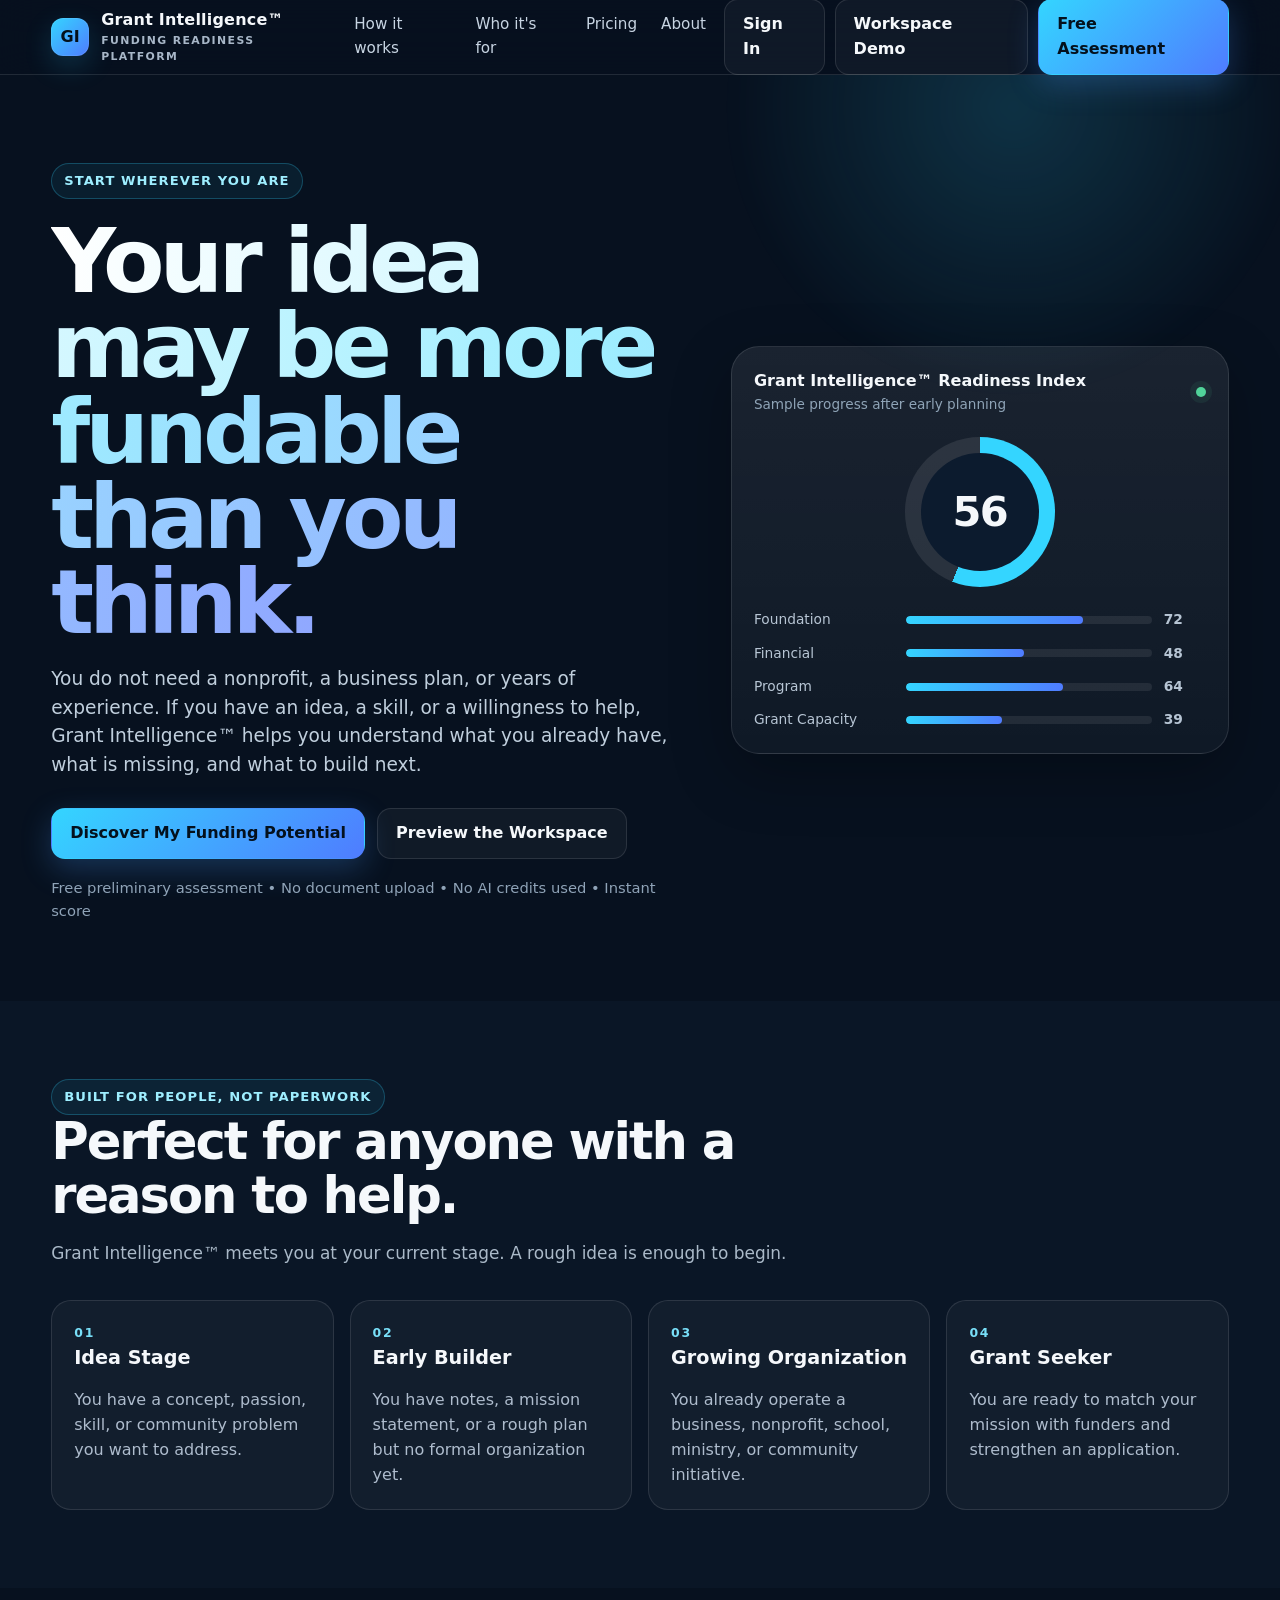
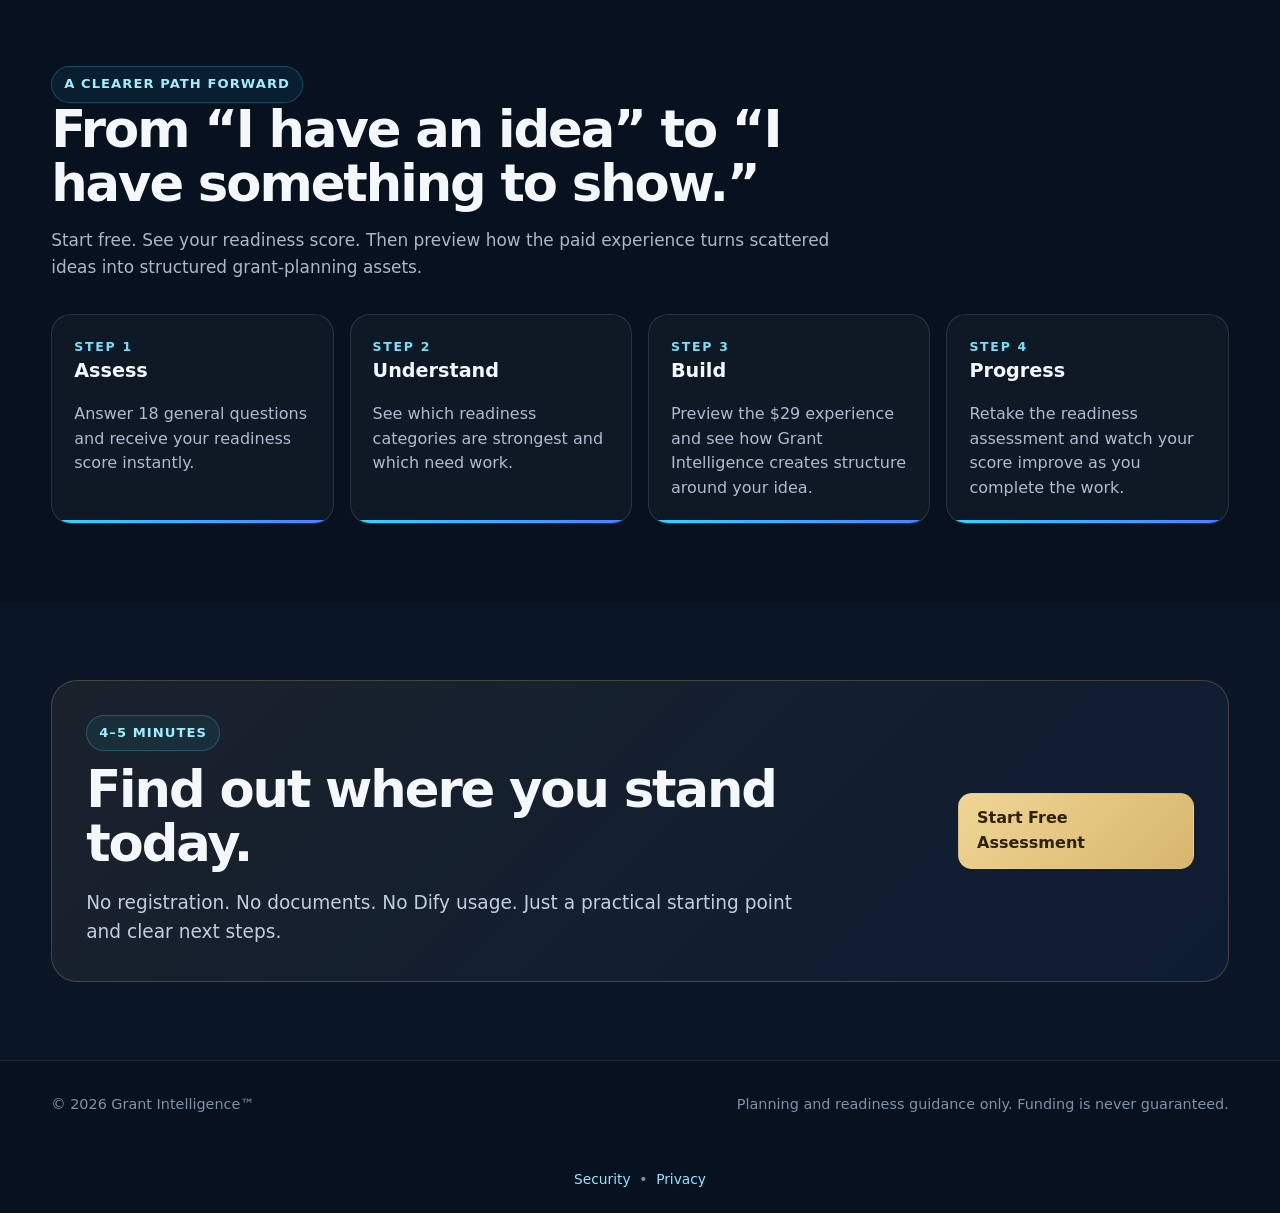
<file: index.html>
<!doctype html>
<html lang="en">
<head>
  <meta charset="utf-8" />
  <meta name="viewport" content="width=device-width,initial-scale=1" />
  <title>Grant Intelligence™ — Turn an Idea Into a Fundable Plan</title>
  <meta name="description" content="Grant Intelligence helps people at any stage assess readiness, discover opportunities, and build a grant strategy." />
<style>
:root{
  --bg:#07111f;
  --bg-2:#0b1728;
  --panel:#0f2035;
  --panel-2:#132942;
  --text:#f5f8fb;
  --muted:#a8b7c8;
  --line:rgba(255,255,255,.11);
  --cyan:#34d5ff;
  --blue:#4f7cff;
  --gold:#d7b66d;
  --green:#51d39a;
  --amber:#ffbf5b;
  --red:#ff7d7d;
  --white:#ffffff;
  --ink:#0a1320;
  --surface:#f5f8fc;
  --shadow:0 20px 60px rgba(0,0,0,.28);
  --radius:22px;
}
*{box-sizing:border-box}
html{scroll-behavior:smooth}
body{margin:0;font-family:Inter,ui-sans-serif,system-ui,-apple-system,BlinkMacSystemFont,"Segoe UI",sans-serif;background:var(--bg);color:var(--text);line-height:1.55}
a{color:inherit;text-decoration:none}
button,input,select{font:inherit}
.container{width:min(1180px,92vw);margin:0 auto}
.nav{position:sticky;top:0;z-index:30;background:rgba(7,17,31,.82);backdrop-filter:blur(18px);border-bottom:1px solid var(--line)}
.nav-inner{height:74px;display:flex;align-items:center;justify-content:space-between;gap:18px}
.brand{display:flex;align-items:center;gap:12px;font-weight:800;letter-spacing:.2px}
.brand-mark{width:38px;height:38px;border-radius:12px;background:linear-gradient(135deg,var(--cyan),var(--blue));box-shadow:0 0 0 1px rgba(255,255,255,.08) inset,0 10px 28px rgba(52,213,255,.18);display:grid;place-items:center;color:#03101a;font-weight:900}
.brand small{display:block;color:var(--muted);font-weight:600;font-size:.68rem;letter-spacing:.13em;text-transform:uppercase}
.nav-links{display:flex;gap:24px;color:#c7d4e2;font-size:.95rem}
.nav-actions{display:flex;gap:10px;align-items:center}
.btn{display:inline-flex;align-items:center;justify-content:center;gap:8px;border:1px solid transparent;border-radius:14px;padding:12px 18px;font-weight:750;cursor:pointer;transition:.2s ease;background:none;color:inherit}
.btn:hover{transform:translateY(-1px)}
.btn-primary{background:linear-gradient(135deg,var(--cyan),var(--blue));color:#04111d;box-shadow:0 10px 30px rgba(70,155,255,.25)}
.btn-secondary{border-color:var(--line);background:rgba(255,255,255,.04);color:var(--text)}
.btn-gold{background:linear-gradient(135deg,#f0d594,var(--gold));color:#2d220c}
.hero{padding:88px 0 64px;position:relative;overflow:hidden}
.hero:before{content:"";position:absolute;inset:-30% auto auto 55%;width:620px;height:620px;background:radial-gradient(circle,rgba(52,213,255,.17),transparent 65%);filter:blur(12px);pointer-events:none}
.hero-grid{display:grid;grid-template-columns:1.12fr .88fr;gap:46px;align-items:center}
.eyebrow{display:inline-flex;align-items:center;gap:8px;border:1px solid rgba(52,213,255,.25);background:rgba(52,213,255,.07);color:#9eeeff;border-radius:999px;padding:7px 12px;font-size:.82rem;font-weight:800;text-transform:uppercase;letter-spacing:.08em}
h1{font-size:clamp(3rem,7vw,5.7rem);line-height:.95;margin:20px 0 20px;letter-spacing:-.055em}
h2{font-size:clamp(2rem,4vw,3.5rem);line-height:1.05;letter-spacing:-.04em;margin:0 0 16px}
h3{margin:0 0 10px;font-size:1.2rem}
.lead{font-size:1.16rem;color:#c0cfdd;max-width:720px}
.hero-actions{display:flex;gap:12px;flex-wrap:wrap;margin-top:28px}
.hero-note{margin-top:18px;color:#8fa3b7;font-size:.92rem}
.gradient-text{background:linear-gradient(90deg,#fff,#9feeff 46%,#90a8ff);-webkit-background-clip:text;background-clip:text;color:transparent}
.preview-card{background:linear-gradient(180deg,rgba(255,255,255,.08),rgba(255,255,255,.035));border:1px solid var(--line);border-radius:28px;padding:22px;box-shadow:var(--shadow)}
.preview-top{display:flex;justify-content:space-between;align-items:center;margin-bottom:18px}
.status-dot{width:10px;height:10px;border-radius:50%;background:var(--green);box-shadow:0 0 0 6px rgba(81,211,154,.08)}
.score-ring{width:150px;height:150px;border-radius:50%;display:grid;place-items:center;margin:22px auto;background:conic-gradient(var(--cyan) 0 56%,rgba(255,255,255,.09) 56% 100%);position:relative}
.score-ring:before{content:"";position:absolute;width:118px;height:118px;border-radius:50%;background:#0c1b2e}
.score-ring strong{position:relative;font-size:2.6rem;letter-spacing:-.04em}
.mini-bars{display:grid;gap:12px}
.mini-bar-row{display:grid;grid-template-columns:140px 1fr 42px;align-items:center;gap:12px;font-size:.86rem;color:#b7c5d4}
.bar{height:8px;background:rgba(255,255,255,.08);border-radius:999px;overflow:hidden}.bar span{display:block;height:100%;background:linear-gradient(90deg,var(--cyan),var(--blue));border-radius:999px}
.section{padding:78px 0}
.section.alt{background:#0a1626}
.section-head{max-width:780px;margin-bottom:34px}.section-head p{color:#aab9c8;font-size:1.06rem}
.pillars{display:grid;grid-template-columns:repeat(4,1fr);gap:16px}
.card{border:1px solid var(--line);background:rgba(255,255,255,.035);border-radius:20px;padding:22px}
.card .num{font-size:.78rem;color:#78dff8;font-weight:900;letter-spacing:.14em;text-transform:uppercase}.card p{color:#aebccd;margin-bottom:0}
.journey{display:grid;grid-template-columns:repeat(4,1fr);gap:16px}.journey .card{position:relative;overflow:hidden}.journey .card:after{content:"";position:absolute;left:0;bottom:0;height:3px;width:100%;background:linear-gradient(90deg,var(--cyan),var(--blue))}
.banner{border:1px solid rgba(215,182,109,.25);background:linear-gradient(135deg,rgba(215,182,109,.08),rgba(79,124,255,.06));border-radius:26px;padding:34px;display:flex;justify-content:space-between;gap:28px;align-items:center}
.footer{border-top:1px solid var(--line);padding:32px 0;color:#7f93a7;font-size:.9rem}
.footer-inner{display:flex;justify-content:space-between;gap:20px;flex-wrap:wrap}

/* Assessment */
.assessment-shell{min-height:100vh;background:linear-gradient(180deg,#07111f,#091828 55%,#0a1725)}
.assessment-wrap{width:min(860px,92vw);margin:0 auto;padding:48px 0 80px}
.progress-shell{margin:20px 0 30px}.progress-meta{display:flex;justify-content:space-between;color:#93a7ba;font-size:.9rem;margin-bottom:10px}.progress{height:10px;background:rgba(255,255,255,.08);border-radius:999px;overflow:hidden}.progress span{display:block;height:100%;background:linear-gradient(90deg,var(--cyan),var(--blue));width:0;transition:.3s}
.question-card{border:1px solid var(--line);background:rgba(255,255,255,.045);border-radius:26px;padding:34px;box-shadow:var(--shadow)}
.question-kicker{color:#7cdff7;text-transform:uppercase;letter-spacing:.12em;font-size:.78rem;font-weight:900}.question-title{font-size:1.8rem;line-height:1.2;margin:12px 0 22px}.choices{display:grid;gap:11px}.choice{display:flex;align-items:center;gap:12px;padding:14px 16px;border:1px solid rgba(255,255,255,.10);border-radius:14px;cursor:pointer;background:rgba(255,255,255,.025);transition:.18s}.choice:hover,.choice.selected{border-color:rgba(52,213,255,.55);background:rgba(52,213,255,.08)}.choice input{accent-color:#34d5ff}
.assessment-actions{display:flex;justify-content:space-between;gap:12px;margin-top:22px}
.results{display:none}.results.active{display:block}.result-hero{text-align:center}.result-score{font-size:5.2rem;line-height:1;font-weight:900;letter-spacing:-.06em;background:linear-gradient(90deg,#fff,#63ddff);-webkit-background-clip:text;background-clip:text;color:transparent}.result-label{color:#9db0c2;font-size:1.05rem}
.category-grid{display:grid;grid-template-columns:repeat(2,1fr);gap:14px;margin:28px 0}.category{border:1px solid var(--line);background:rgba(255,255,255,.035);padding:16px;border-radius:16px}.category-head{display:flex;justify-content:space-between;font-weight:750;margin-bottom:10px}.recommendations{display:grid;gap:10px}.rec{border-left:3px solid var(--cyan);background:rgba(255,255,255,.035);padding:14px 16px;border-radius:0 12px 12px 0;color:#c9d6e2}.history{margin-top:24px;border:1px dashed rgba(255,255,255,.14);padding:18px;border-radius:16px;color:#aebccd}

/* Workspace */
.workspace-body{background:#07111f;color:#edf4fb;min-height:100vh}
.workspace{display:grid;grid-template-columns:248px 1fr;min-height:100vh}
.sidebar{background:#081524;border-right:1px solid var(--line);padding:24px 18px;position:sticky;top:0;height:100vh}.side-brand{margin-bottom:26px}.side-nav{display:grid;gap:7px}.side-nav a{padding:11px 12px;border-radius:12px;color:#aab9c9}.side-nav a.active,.side-nav a:hover{background:rgba(52,213,255,.08);color:#dff9ff}.side-bottom{position:absolute;left:18px;right:18px;bottom:24px;border-top:1px solid var(--line);padding-top:16px;color:#7f92a5;font-size:.86rem}
.workspace-main{padding:28px 34px 60px;min-width:0}.workspace-top{display:flex;justify-content:space-between;align-items:center;gap:18px;margin-bottom:26px}.workspace-top h1{font-size:2rem;margin:0;letter-spacing:-.03em}.workspace-top p{margin:3px 0 0;color:#8ea2b5}.badge{padding:8px 11px;border-radius:999px;background:rgba(81,211,154,.09);color:#8ef0bd;border:1px solid rgba(81,211,154,.18);font-size:.82rem;font-weight:800}
.dashboard-grid{display:grid;grid-template-columns:1.5fr .8fr;gap:20px}.panel{border:1px solid var(--line);background:#0d1d30;border-radius:20px;padding:20px}.panel h3{font-size:1rem;color:#c7d4e2}.metric-row{display:grid;grid-template-columns:repeat(3,1fr);gap:12px;margin-bottom:18px}.metric{background:#10233a;border:1px solid var(--line);border-radius:16px;padding:16px}.metric strong{display:block;font-size:1.75rem}.metric span{color:#8fa4b7;font-size:.84rem}.module-list{display:grid;gap:10px}.module{display:grid;grid-template-columns:42px 1fr auto;align-items:center;gap:13px;background:#10233a;border:1px solid var(--line);padding:14px;border-radius:16px}.module-num{width:38px;height:38px;border-radius:12px;background:#0a1728;display:grid;place-items:center;color:#78dff8;font-weight:900}.module-title strong{display:block}.module-title span{font-size:.83rem;color:#89a0b4}.module-actions{display:flex;gap:8px}.small-btn{border:1px solid var(--line);background:rgba(255,255,255,.035);color:#d8e4ef;border-radius:10px;padding:8px 10px;cursor:pointer}.small-btn.primary{border-color:rgba(52,213,255,.28);background:rgba(52,213,255,.09);color:#9af0ff}
.advisor{background:linear-gradient(160deg,#10243b,#0b1b2d);border:1px solid rgba(52,213,255,.18)}.advisor .avatar{width:42px;height:42px;border-radius:14px;background:linear-gradient(135deg,var(--cyan),var(--blue));display:grid;place-items:center;color:#04101a;font-weight:900;margin-bottom:14px}.advisor p{color:#adc0d1}.opportunities{display:grid;gap:10px}.opp{border:1px solid var(--line);background:#10233a;border-radius:14px;padding:14px;display:grid;grid-template-columns:1fr auto;gap:12px;align-items:center}.opp small{color:#8ea3b7}.score-chip{padding:7px 10px;border-radius:999px;background:rgba(81,211,154,.10);color:#93f0be;font-weight:850}
.report-viewer{margin-top:20px;display:none}.report-viewer.active{display:block}.report-content{white-space:pre-wrap;color:#b8c8d7;font-size:.94rem}.locked{opacity:.5}.demo-strip{border:1px solid rgba(215,182,109,.2);background:rgba(215,182,109,.06);padding:12px 14px;border-radius:12px;color:#e8d3a1;font-size:.88rem;margin-bottom:18px}

@media(max-width:980px){.hero-grid,.dashboard-grid{grid-template-columns:1fr}.pillars,.journey{grid-template-columns:repeat(2,1fr)}.nav-links{display:none}.workspace{grid-template-columns:1fr}.sidebar{display:none}.workspace-main{padding:22px}.metric-row{grid-template-columns:1fr 1fr}}
@media(max-width:640px){h1{font-size:2.8rem}.pillars,.journey,.category-grid,.metric-row{grid-template-columns:1fr}.hero{padding-top:54px}.banner{align-items:flex-start;flex-direction:column}.nav-actions .btn-secondary{display:none}.question-card{padding:24px}.module{grid-template-columns:38px 1fr}.module-actions{grid-column:2}.workspace-main{padding:16px}}

</style>
</head>
<body>
  <header class="nav">
    <div class="container nav-inner">
      <a class="brand" href="index.html"><span class="brand-mark">GI</span><span>Grant Intelligence™<small>Funding readiness platform</small></span></a>
      <nav class="nav-links"><a href="#how">How it works</a><a href="#who">Who it's for</a><a href="pricing.html">Pricing</a><a href="about.html">About</a></nav>
      <div class="nav-actions"><a class="btn btn-secondary" href="auth.html">Sign In</a><a class="btn btn-secondary" href="workspace.html">Workspace Demo</a><a class="btn btn-primary" href="readiness.html">Free Assessment</a></div>
    </div>
  </header>

  <main>
    <section class="hero">
      <div class="container hero-grid">
        <div>
          <span class="eyebrow">Start wherever you are</span>
          <h1><span class="gradient-text">Your idea may be more fundable than you think.</span></h1>
          <p class="lead">You do not need a nonprofit, a business plan, or years of experience. If you have an idea, a skill, or a willingness to help, Grant Intelligence™ helps you understand what you already have, what is missing, and what to build next.</p>
          <div class="hero-actions"><a class="btn btn-primary" href="readiness.html">Discover My Funding Potential</a><a class="btn btn-secondary" href="workspace.html">Preview the Workspace</a></div>
          <p class="hero-note">Free preliminary assessment • No document upload • No AI credits used • Instant score</p>
        </div>
        <div class="preview-card">
          <div class="preview-top"><div><strong>Grant Intelligence™ Readiness Index</strong><div style="color:#8fa4b7;font-size:.85rem">Sample progress after early planning</div></div><span class="status-dot"></span></div>
          <div class="score-ring"><strong>56</strong></div>
          <div class="mini-bars">
            <div class="mini-bar-row"><span>Foundation</span><div class="bar"><span style="width:72%"></span></div><b>72</b></div>
            <div class="mini-bar-row"><span>Financial</span><div class="bar"><span style="width:48%"></span></div><b>48</b></div>
            <div class="mini-bar-row"><span>Program</span><div class="bar"><span style="width:64%"></span></div><b>64</b></div>
            <div class="mini-bar-row"><span>Grant Capacity</span><div class="bar"><span style="width:39%"></span></div><b>39</b></div>
          </div>
        </div>
      </div>
    </section>

    <section class="section alt" id="who">
      <div class="container">
        <div class="section-head"><span class="eyebrow">Built for people, not paperwork</span><h2>Perfect for anyone with a reason to help.</h2><p>Grant Intelligence™ meets you at your current stage. A rough idea is enough to begin.</p></div>
        <div class="pillars">
          <article class="card"><div class="num">01</div><h3>Idea Stage</h3><p>You have a concept, passion, skill, or community problem you want to address.</p></article>
          <article class="card"><div class="num">02</div><h3>Early Builder</h3><p>You have notes, a mission statement, or a rough plan but no formal organization yet.</p></article>
          <article class="card"><div class="num">03</div><h3>Growing Organization</h3><p>You already operate a business, nonprofit, school, ministry, or community initiative.</p></article>
          <article class="card"><div class="num">04</div><h3>Grant Seeker</h3><p>You are ready to match your mission with funders and strengthen an application.</p></article>
        </div>
      </div>
    </section>

    <section class="section" id="how">
      <div class="container">
        <div class="section-head"><span class="eyebrow">A clearer path forward</span><h2>From “I have an idea” to “I have something to show.”</h2><p>Start free. See your readiness score. Then preview how the paid experience turns scattered ideas into structured grant-planning assets.</p></div>
        <div class="journey">
          <article class="card"><div class="num">Step 1</div><h3>Assess</h3><p>Answer 18 general questions and receive your readiness score instantly.</p></article>
          <article class="card"><div class="num">Step 2</div><h3>Understand</h3><p>See which readiness categories are strongest and which need work.</p></article>
          <article class="card"><div class="num">Step 3</div><h3>Build</h3><p>Preview the $29 experience and see how Grant Intelligence creates structure around your idea.</p></article>
          <article class="card"><div class="num">Step 4</div><h3>Progress</h3><p>Retake the readiness assessment and watch your score improve as you complete the work.</p></article>
        </div>
      </div>
    </section>

    <section class="section alt">
      <div class="container">
        <div class="banner"><div><span class="eyebrow">4–5 minutes</span><h2 style="margin-top:12px">Find out where you stand today.</h2><p class="lead" style="margin-bottom:0">No registration. No documents. No Dify usage. Just a practical starting point and clear next steps.</p></div><a class="btn btn-gold" href="readiness.html">Start Free Assessment</a></div>
      </div>
    </section>
  </main>

  <footer class="footer"><div class="container footer-inner"><span>© 2026 Grant Intelligence™</span><span>Planning and readiness guidance only. Funding is never guaranteed.</span></div></footer>
<div style="text-align:center;padding:22px;color:#7f93a6;font-size:.86rem"><a href="security.html" style="color:#8de9ff;text-decoration:none">Security</a> &nbsp;•&nbsp; <a href="privacy.html" style="color:#8de9ff;text-decoration:none">Privacy</a></div></body>
</html>
</file>
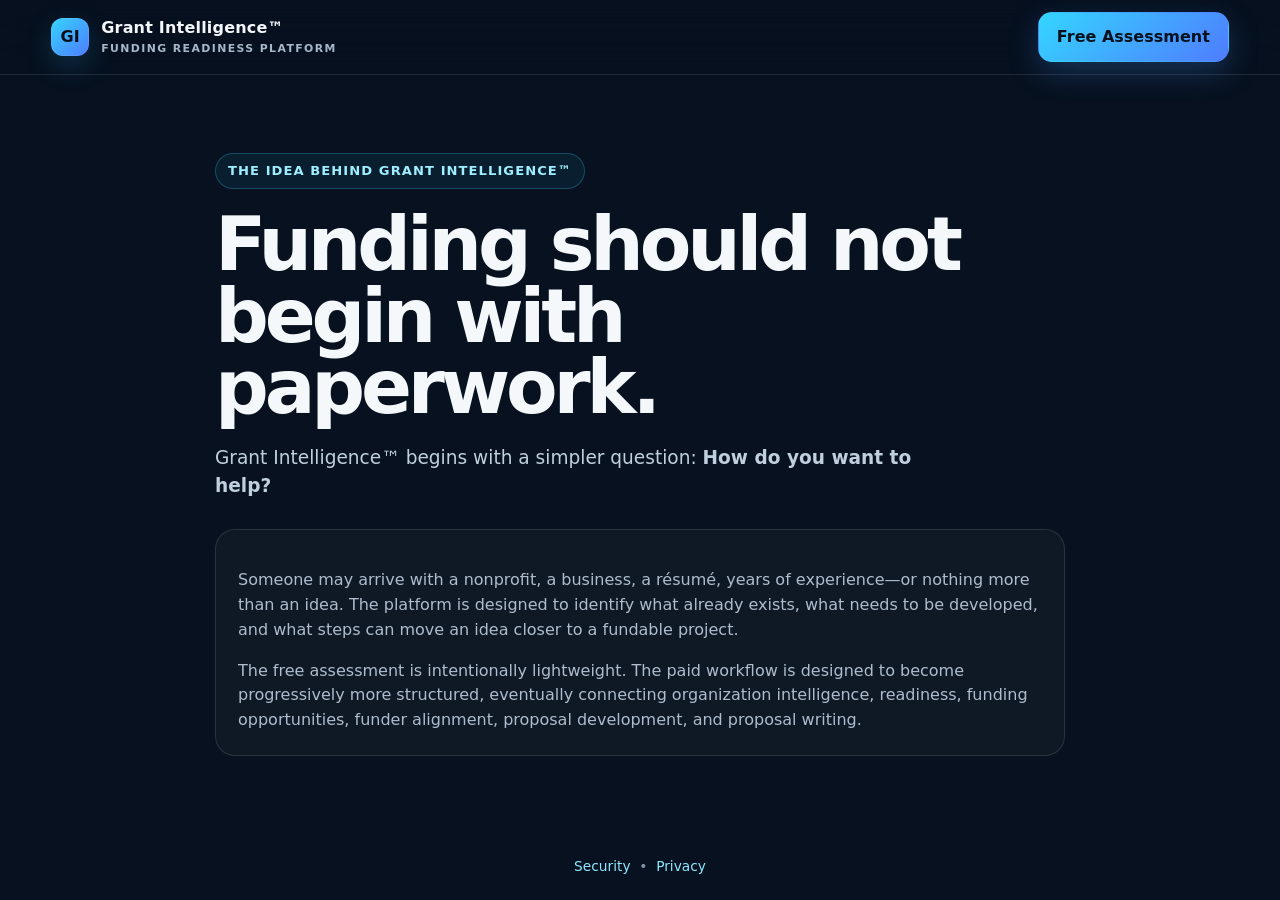
<file: about.html>
<!doctype html><html lang="en"><head><meta charset="utf-8"><meta name="viewport" content="width=device-width,initial-scale=1"><title>About — Grant Intelligence™</title>
<style>
:root{
  --bg:#07111f;
  --bg-2:#0b1728;
  --panel:#0f2035;
  --panel-2:#132942;
  --text:#f5f8fb;
  --muted:#a8b7c8;
  --line:rgba(255,255,255,.11);
  --cyan:#34d5ff;
  --blue:#4f7cff;
  --gold:#d7b66d;
  --green:#51d39a;
  --amber:#ffbf5b;
  --red:#ff7d7d;
  --white:#ffffff;
  --ink:#0a1320;
  --surface:#f5f8fc;
  --shadow:0 20px 60px rgba(0,0,0,.28);
  --radius:22px;
}
*{box-sizing:border-box}
html{scroll-behavior:smooth}
body{margin:0;font-family:Inter,ui-sans-serif,system-ui,-apple-system,BlinkMacSystemFont,"Segoe UI",sans-serif;background:var(--bg);color:var(--text);line-height:1.55}
a{color:inherit;text-decoration:none}
button,input,select{font:inherit}
.container{width:min(1180px,92vw);margin:0 auto}
.nav{position:sticky;top:0;z-index:30;background:rgba(7,17,31,.82);backdrop-filter:blur(18px);border-bottom:1px solid var(--line)}
.nav-inner{height:74px;display:flex;align-items:center;justify-content:space-between;gap:18px}
.brand{display:flex;align-items:center;gap:12px;font-weight:800;letter-spacing:.2px}
.brand-mark{width:38px;height:38px;border-radius:12px;background:linear-gradient(135deg,var(--cyan),var(--blue));box-shadow:0 0 0 1px rgba(255,255,255,.08) inset,0 10px 28px rgba(52,213,255,.18);display:grid;place-items:center;color:#03101a;font-weight:900}
.brand small{display:block;color:var(--muted);font-weight:600;font-size:.68rem;letter-spacing:.13em;text-transform:uppercase}
.nav-links{display:flex;gap:24px;color:#c7d4e2;font-size:.95rem}
.nav-actions{display:flex;gap:10px;align-items:center}
.btn{display:inline-flex;align-items:center;justify-content:center;gap:8px;border:1px solid transparent;border-radius:14px;padding:12px 18px;font-weight:750;cursor:pointer;transition:.2s ease;background:none;color:inherit}
.btn:hover{transform:translateY(-1px)}
.btn-primary{background:linear-gradient(135deg,var(--cyan),var(--blue));color:#04111d;box-shadow:0 10px 30px rgba(70,155,255,.25)}
.btn-secondary{border-color:var(--line);background:rgba(255,255,255,.04);color:var(--text)}
.btn-gold{background:linear-gradient(135deg,#f0d594,var(--gold));color:#2d220c}
.hero{padding:88px 0 64px;position:relative;overflow:hidden}
.hero:before{content:"";position:absolute;inset:-30% auto auto 55%;width:620px;height:620px;background:radial-gradient(circle,rgba(52,213,255,.17),transparent 65%);filter:blur(12px);pointer-events:none}
.hero-grid{display:grid;grid-template-columns:1.12fr .88fr;gap:46px;align-items:center}
.eyebrow{display:inline-flex;align-items:center;gap:8px;border:1px solid rgba(52,213,255,.25);background:rgba(52,213,255,.07);color:#9eeeff;border-radius:999px;padding:7px 12px;font-size:.82rem;font-weight:800;text-transform:uppercase;letter-spacing:.08em}
h1{font-size:clamp(3rem,7vw,5.7rem);line-height:.95;margin:20px 0 20px;letter-spacing:-.055em}
h2{font-size:clamp(2rem,4vw,3.5rem);line-height:1.05;letter-spacing:-.04em;margin:0 0 16px}
h3{margin:0 0 10px;font-size:1.2rem}
.lead{font-size:1.16rem;color:#c0cfdd;max-width:720px}
.hero-actions{display:flex;gap:12px;flex-wrap:wrap;margin-top:28px}
.hero-note{margin-top:18px;color:#8fa3b7;font-size:.92rem}
.gradient-text{background:linear-gradient(90deg,#fff,#9feeff 46%,#90a8ff);-webkit-background-clip:text;background-clip:text;color:transparent}
.preview-card{background:linear-gradient(180deg,rgba(255,255,255,.08),rgba(255,255,255,.035));border:1px solid var(--line);border-radius:28px;padding:22px;box-shadow:var(--shadow)}
.preview-top{display:flex;justify-content:space-between;align-items:center;margin-bottom:18px}
.status-dot{width:10px;height:10px;border-radius:50%;background:var(--green);box-shadow:0 0 0 6px rgba(81,211,154,.08)}
.score-ring{width:150px;height:150px;border-radius:50%;display:grid;place-items:center;margin:22px auto;background:conic-gradient(var(--cyan) 0 56%,rgba(255,255,255,.09) 56% 100%);position:relative}
.score-ring:before{content:"";position:absolute;width:118px;height:118px;border-radius:50%;background:#0c1b2e}
.score-ring strong{position:relative;font-size:2.6rem;letter-spacing:-.04em}
.mini-bars{display:grid;gap:12px}
.mini-bar-row{display:grid;grid-template-columns:140px 1fr 42px;align-items:center;gap:12px;font-size:.86rem;color:#b7c5d4}
.bar{height:8px;background:rgba(255,255,255,.08);border-radius:999px;overflow:hidden}.bar span{display:block;height:100%;background:linear-gradient(90deg,var(--cyan),var(--blue));border-radius:999px}
.section{padding:78px 0}
.section.alt{background:#0a1626}
.section-head{max-width:780px;margin-bottom:34px}.section-head p{color:#aab9c8;font-size:1.06rem}
.pillars{display:grid;grid-template-columns:repeat(4,1fr);gap:16px}
.card{border:1px solid var(--line);background:rgba(255,255,255,.035);border-radius:20px;padding:22px}
.card .num{font-size:.78rem;color:#78dff8;font-weight:900;letter-spacing:.14em;text-transform:uppercase}.card p{color:#aebccd;margin-bottom:0}
.journey{display:grid;grid-template-columns:repeat(4,1fr);gap:16px}.journey .card{position:relative;overflow:hidden}.journey .card:after{content:"";position:absolute;left:0;bottom:0;height:3px;width:100%;background:linear-gradient(90deg,var(--cyan),var(--blue))}
.banner{border:1px solid rgba(215,182,109,.25);background:linear-gradient(135deg,rgba(215,182,109,.08),rgba(79,124,255,.06));border-radius:26px;padding:34px;display:flex;justify-content:space-between;gap:28px;align-items:center}
.footer{border-top:1px solid var(--line);padding:32px 0;color:#7f93a7;font-size:.9rem}
.footer-inner{display:flex;justify-content:space-between;gap:20px;flex-wrap:wrap}

/* Assessment */
.assessment-shell{min-height:100vh;background:linear-gradient(180deg,#07111f,#091828 55%,#0a1725)}
.assessment-wrap{width:min(860px,92vw);margin:0 auto;padding:48px 0 80px}
.progress-shell{margin:20px 0 30px}.progress-meta{display:flex;justify-content:space-between;color:#93a7ba;font-size:.9rem;margin-bottom:10px}.progress{height:10px;background:rgba(255,255,255,.08);border-radius:999px;overflow:hidden}.progress span{display:block;height:100%;background:linear-gradient(90deg,var(--cyan),var(--blue));width:0;transition:.3s}
.question-card{border:1px solid var(--line);background:rgba(255,255,255,.045);border-radius:26px;padding:34px;box-shadow:var(--shadow)}
.question-kicker{color:#7cdff7;text-transform:uppercase;letter-spacing:.12em;font-size:.78rem;font-weight:900}.question-title{font-size:1.8rem;line-height:1.2;margin:12px 0 22px}.choices{display:grid;gap:11px}.choice{display:flex;align-items:center;gap:12px;padding:14px 16px;border:1px solid rgba(255,255,255,.10);border-radius:14px;cursor:pointer;background:rgba(255,255,255,.025);transition:.18s}.choice:hover,.choice.selected{border-color:rgba(52,213,255,.55);background:rgba(52,213,255,.08)}.choice input{accent-color:#34d5ff}
.assessment-actions{display:flex;justify-content:space-between;gap:12px;margin-top:22px}
.results{display:none}.results.active{display:block}.result-hero{text-align:center}.result-score{font-size:5.2rem;line-height:1;font-weight:900;letter-spacing:-.06em;background:linear-gradient(90deg,#fff,#63ddff);-webkit-background-clip:text;background-clip:text;color:transparent}.result-label{color:#9db0c2;font-size:1.05rem}
.category-grid{display:grid;grid-template-columns:repeat(2,1fr);gap:14px;margin:28px 0}.category{border:1px solid var(--line);background:rgba(255,255,255,.035);padding:16px;border-radius:16px}.category-head{display:flex;justify-content:space-between;font-weight:750;margin-bottom:10px}.recommendations{display:grid;gap:10px}.rec{border-left:3px solid var(--cyan);background:rgba(255,255,255,.035);padding:14px 16px;border-radius:0 12px 12px 0;color:#c9d6e2}.history{margin-top:24px;border:1px dashed rgba(255,255,255,.14);padding:18px;border-radius:16px;color:#aebccd}

/* Workspace */
.workspace-body{background:#07111f;color:#edf4fb;min-height:100vh}
.workspace{display:grid;grid-template-columns:248px 1fr;min-height:100vh}
.sidebar{background:#081524;border-right:1px solid var(--line);padding:24px 18px;position:sticky;top:0;height:100vh}.side-brand{margin-bottom:26px}.side-nav{display:grid;gap:7px}.side-nav a{padding:11px 12px;border-radius:12px;color:#aab9c9}.side-nav a.active,.side-nav a:hover{background:rgba(52,213,255,.08);color:#dff9ff}.side-bottom{position:absolute;left:18px;right:18px;bottom:24px;border-top:1px solid var(--line);padding-top:16px;color:#7f92a5;font-size:.86rem}
.workspace-main{padding:28px 34px 60px;min-width:0}.workspace-top{display:flex;justify-content:space-between;align-items:center;gap:18px;margin-bottom:26px}.workspace-top h1{font-size:2rem;margin:0;letter-spacing:-.03em}.workspace-top p{margin:3px 0 0;color:#8ea2b5}.badge{padding:8px 11px;border-radius:999px;background:rgba(81,211,154,.09);color:#8ef0bd;border:1px solid rgba(81,211,154,.18);font-size:.82rem;font-weight:800}
.dashboard-grid{display:grid;grid-template-columns:1.5fr .8fr;gap:20px}.panel{border:1px solid var(--line);background:#0d1d30;border-radius:20px;padding:20px}.panel h3{font-size:1rem;color:#c7d4e2}.metric-row{display:grid;grid-template-columns:repeat(3,1fr);gap:12px;margin-bottom:18px}.metric{background:#10233a;border:1px solid var(--line);border-radius:16px;padding:16px}.metric strong{display:block;font-size:1.75rem}.metric span{color:#8fa4b7;font-size:.84rem}.module-list{display:grid;gap:10px}.module{display:grid;grid-template-columns:42px 1fr auto;align-items:center;gap:13px;background:#10233a;border:1px solid var(--line);padding:14px;border-radius:16px}.module-num{width:38px;height:38px;border-radius:12px;background:#0a1728;display:grid;place-items:center;color:#78dff8;font-weight:900}.module-title strong{display:block}.module-title span{font-size:.83rem;color:#89a0b4}.module-actions{display:flex;gap:8px}.small-btn{border:1px solid var(--line);background:rgba(255,255,255,.035);color:#d8e4ef;border-radius:10px;padding:8px 10px;cursor:pointer}.small-btn.primary{border-color:rgba(52,213,255,.28);background:rgba(52,213,255,.09);color:#9af0ff}
.advisor{background:linear-gradient(160deg,#10243b,#0b1b2d);border:1px solid rgba(52,213,255,.18)}.advisor .avatar{width:42px;height:42px;border-radius:14px;background:linear-gradient(135deg,var(--cyan),var(--blue));display:grid;place-items:center;color:#04101a;font-weight:900;margin-bottom:14px}.advisor p{color:#adc0d1}.opportunities{display:grid;gap:10px}.opp{border:1px solid var(--line);background:#10233a;border-radius:14px;padding:14px;display:grid;grid-template-columns:1fr auto;gap:12px;align-items:center}.opp small{color:#8ea3b7}.score-chip{padding:7px 10px;border-radius:999px;background:rgba(81,211,154,.10);color:#93f0be;font-weight:850}
.report-viewer{margin-top:20px;display:none}.report-viewer.active{display:block}.report-content{white-space:pre-wrap;color:#b8c8d7;font-size:.94rem}.locked{opacity:.5}.demo-strip{border:1px solid rgba(215,182,109,.2);background:rgba(215,182,109,.06);padding:12px 14px;border-radius:12px;color:#e8d3a1;font-size:.88rem;margin-bottom:18px}

@media(max-width:980px){.hero-grid,.dashboard-grid{grid-template-columns:1fr}.pillars,.journey{grid-template-columns:repeat(2,1fr)}.nav-links{display:none}.workspace{grid-template-columns:1fr}.sidebar{display:none}.workspace-main{padding:22px}.metric-row{grid-template-columns:1fr 1fr}}
@media(max-width:640px){h1{font-size:2.8rem}.pillars,.journey,.category-grid,.metric-row{grid-template-columns:1fr}.hero{padding-top:54px}.banner{align-items:flex-start;flex-direction:column}.nav-actions .btn-secondary{display:none}.question-card{padding:24px}.module{grid-template-columns:38px 1fr}.module-actions{grid-column:2}.workspace-main{padding:16px}}

</style></head><body><header class="nav"><div class="container nav-inner"><a class="brand" href="index.html"><span class="brand-mark">GI</span><span>Grant Intelligence™<small>Funding readiness platform</small></span></a><div class="nav-actions"><a class="btn btn-primary" href="readiness.html">Free Assessment</a></div></div></header><main class="section"><div class="container" style="max-width:850px"><span class="eyebrow">The idea behind Grant Intelligence™</span><h1 style="font-size:clamp(2.8rem,6vw,4.7rem)">Funding should not begin with paperwork.</h1><p class="lead">Grant Intelligence™ begins with a simpler question: <strong>How do you want to help?</strong></p><div class="card" style="margin-top:28px"><p>Someone may arrive with a nonprofit, a business, a résumé, years of experience—or nothing more than an idea. The platform is designed to identify what already exists, what needs to be developed, and what steps can move an idea closer to a fundable project.</p><p>The free assessment is intentionally lightweight. The paid workflow is designed to become progressively more structured, eventually connecting organization intelligence, readiness, funding opportunities, funder alignment, proposal development, and proposal writing.</p></div></div></main><div style="text-align:center;padding:22px;color:#7f93a6;font-size:.86rem"><a href="security.html" style="color:#8de9ff;text-decoration:none">Security</a> &nbsp;•&nbsp; <a href="privacy.html" style="color:#8de9ff;text-decoration:none">Privacy</a></div></body></html>
</file>
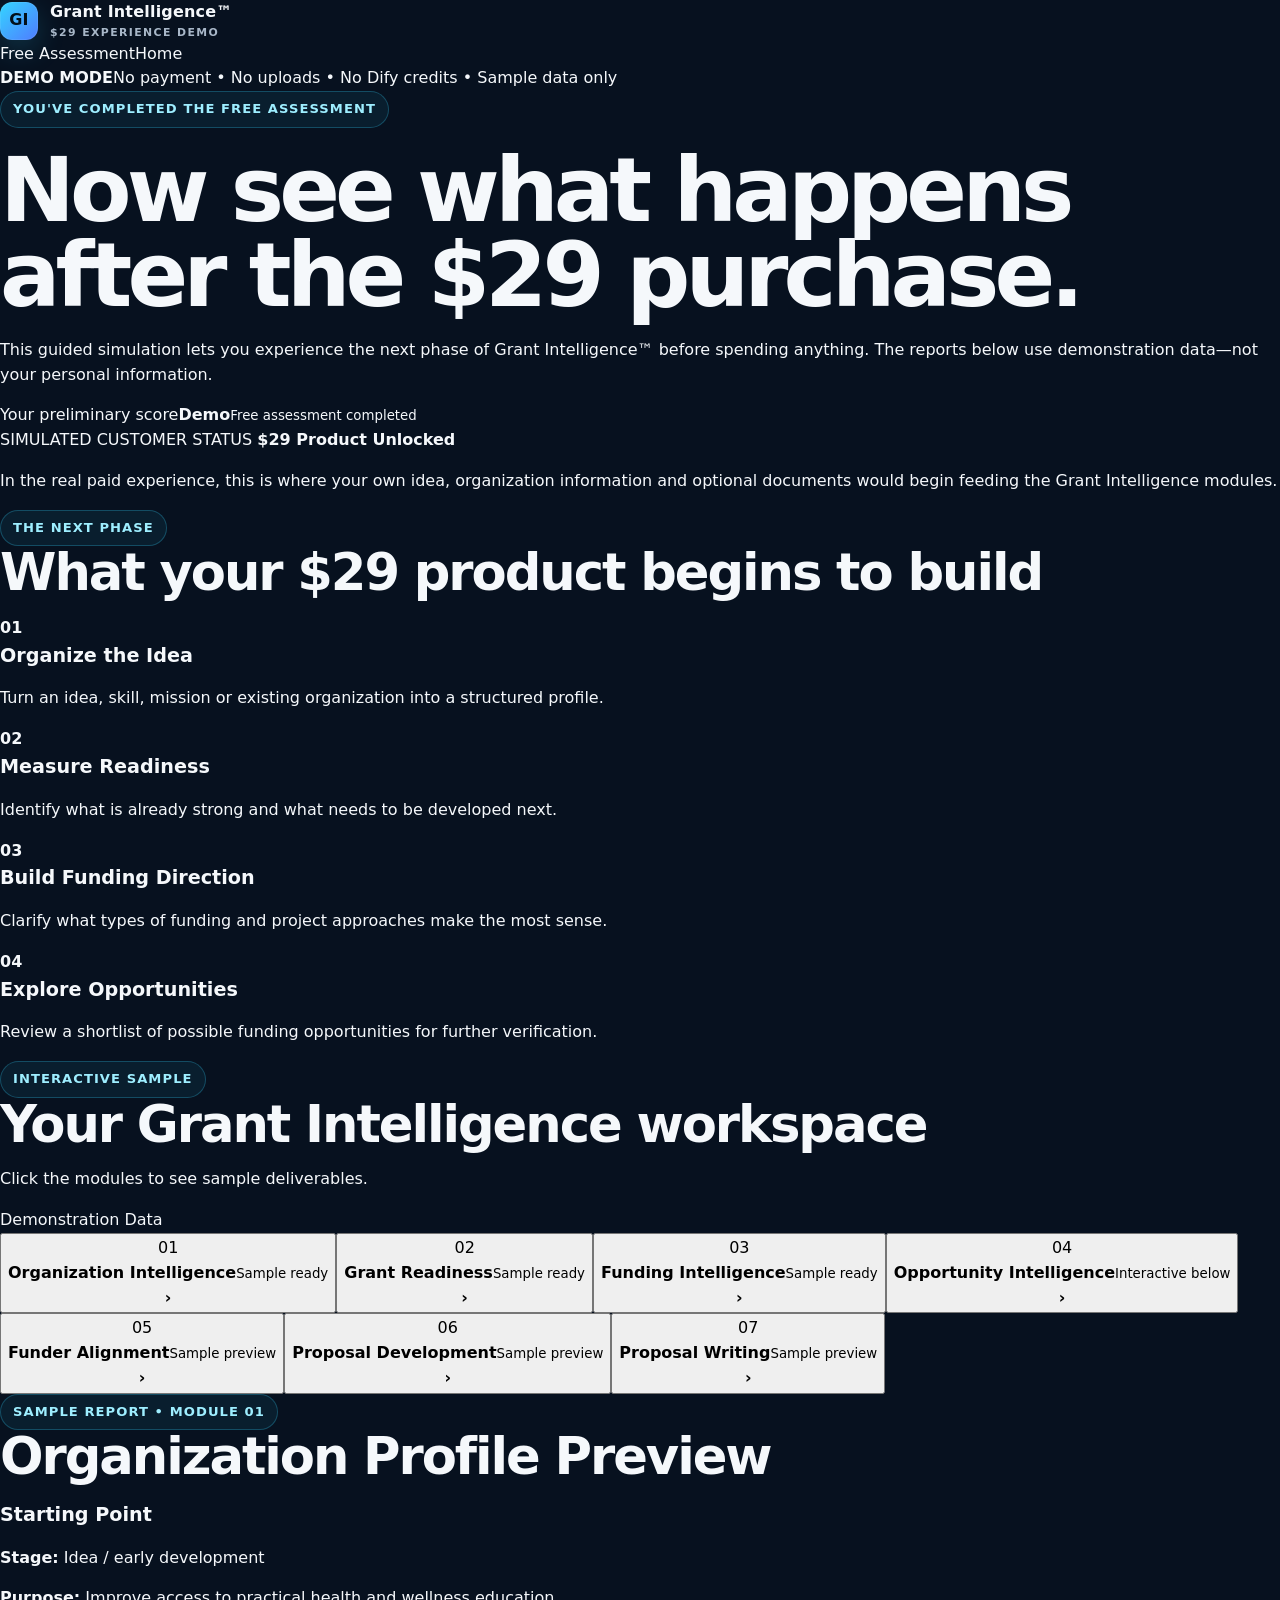
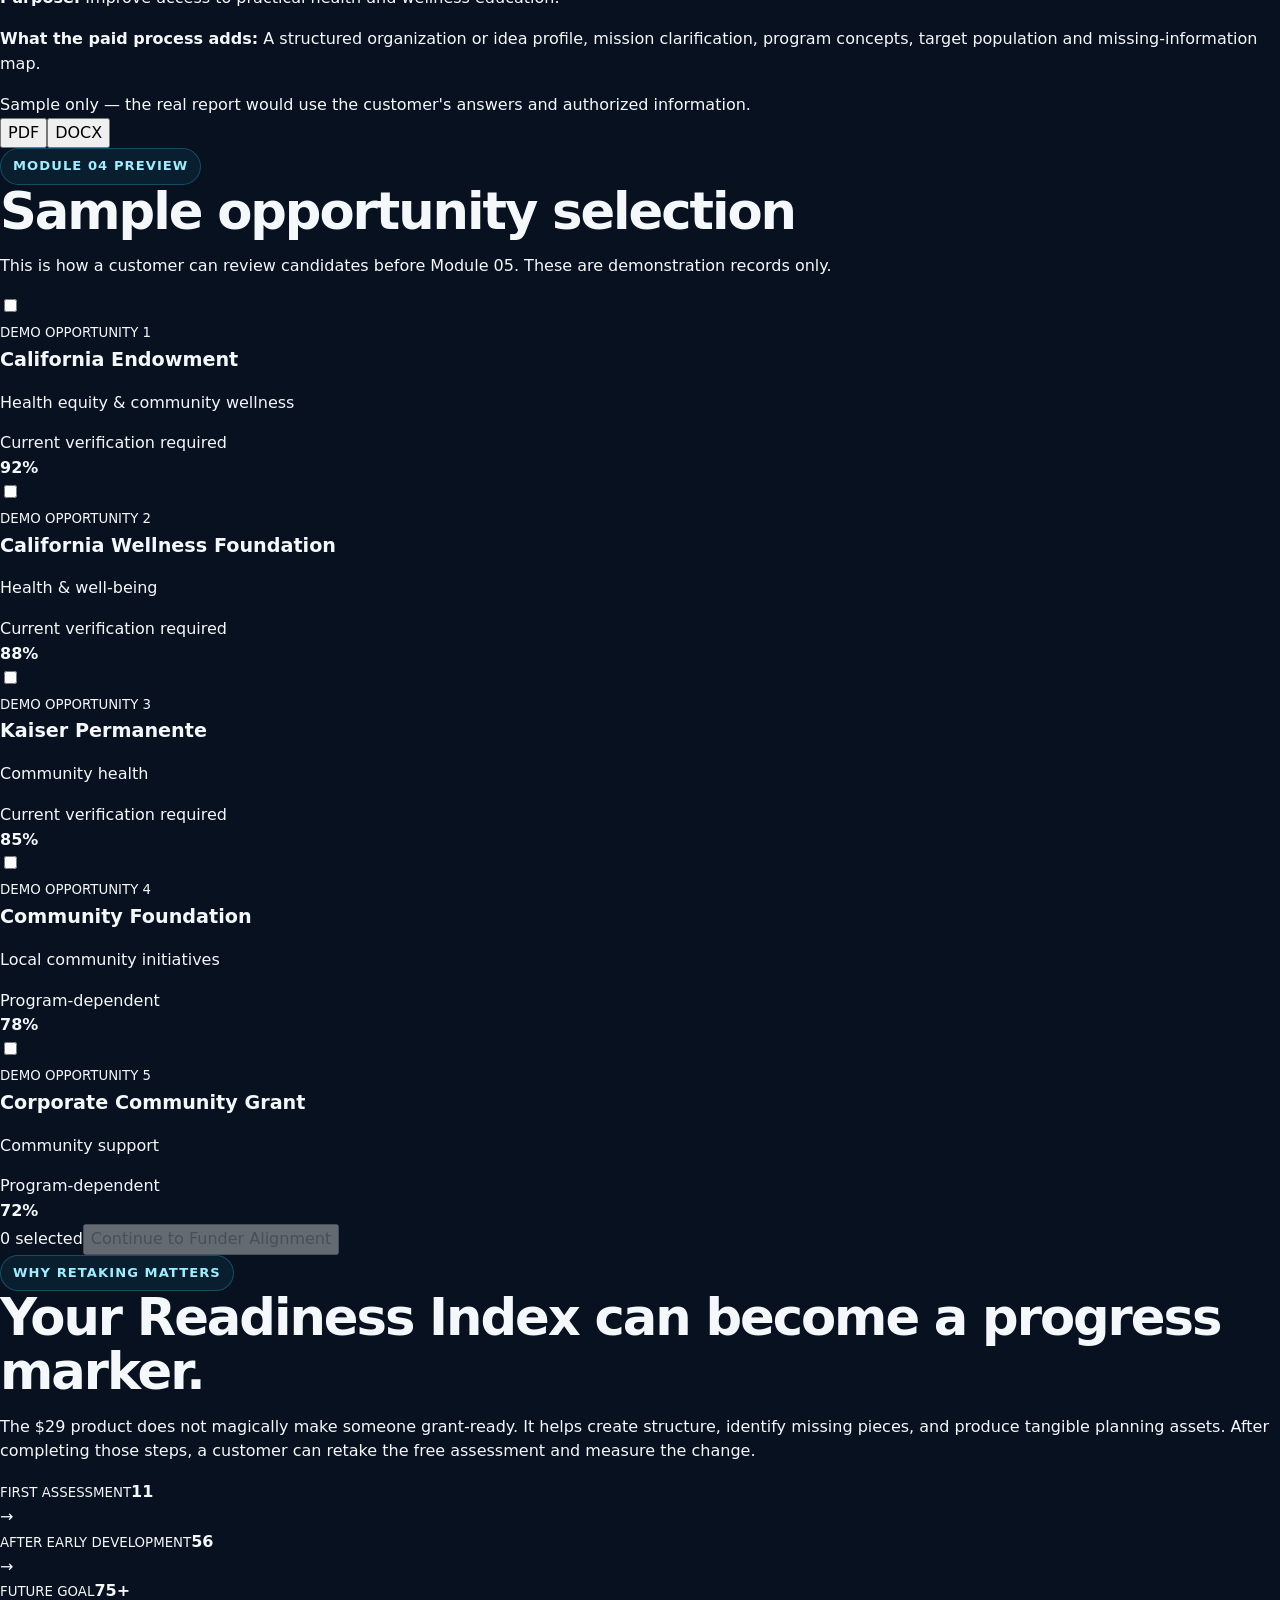
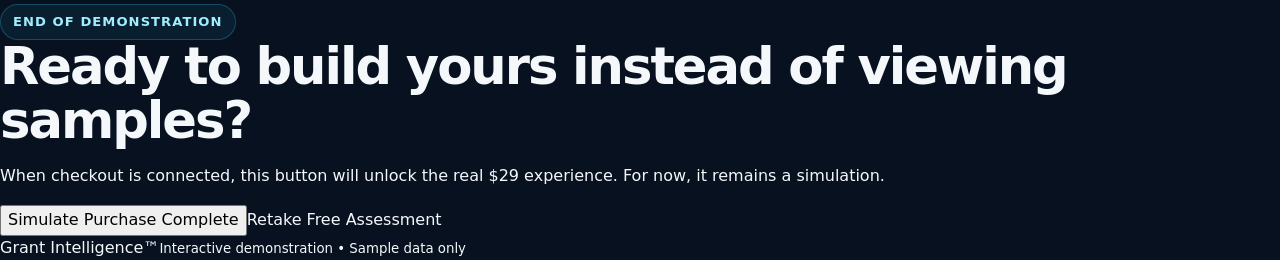
<file: demo.html>
<!doctype html>
<html lang="en">
<head>
  <meta charset="utf-8" />
  <meta name="viewport" content="width=device-width, initial-scale=1" />
  <title>$29 Experience Demo | Grant Intelligence™</title>
  <meta name="description" content="Interactive demonstration of the Grant Intelligence $29 next phase. Uses sample data only and does not call Dify." />
  <link rel="stylesheet" href="styles.css" />
</head>
<body class="demo-body">
<header class="site-header assessment-header">
  <a class="brand" href="index.html"><span class="brand-mark">GI</span><span><strong>Grant Intelligence™</strong><small>$29 Experience Demo</small></span></a>
  <nav class="landing-nav"><a href="readiness.html">Free Assessment</a><a href="index.html">Home</a></nav>
</header>

<div class="demo-mode-banner"><strong>DEMO MODE</strong><span>No payment • No uploads • No Dify credits • Sample data only</span></div>

<main class="demo-main">
  <section class="demo-welcome">
    <div>
      <div class="eyebrow">YOU'VE COMPLETED THE FREE ASSESSMENT</div>
      <h1>Now see what happens after the $29 purchase.</h1>
      <p>This guided simulation lets you experience the next phase of Grant Intelligence™ before spending anything. The reports below use demonstration data—not your personal information.</p>
      <div class="demo-score-row"><span>Your preliminary score</span><strong id="demoScore">—</strong><small id="demoLevel">Free assessment completed</small></div>
    </div>
    <div class="demo-step-card">
      <span>SIMULATED CUSTOMER STATUS</span>
      <strong>$29 Product Unlocked</strong>
      <p>In the real paid experience, this is where your own idea, organization information and optional documents would begin feeding the Grant Intelligence modules.</p>
    </div>
  </section>

  <section class="demo-explainer">
    <div class="section-bar"><div><span class="eyebrow">THE NEXT PHASE</span><h2>What your $29 product begins to build</h2></div></div>
    <div class="demo-phase-grid">
      <article><b>01</b><h3>Organize the Idea</h3><p>Turn an idea, skill, mission or existing organization into a structured profile.</p></article>
      <article><b>02</b><h3>Measure Readiness</h3><p>Identify what is already strong and what needs to be developed next.</p></article>
      <article><b>03</b><h3>Build Funding Direction</h3><p>Clarify what types of funding and project approaches make the most sense.</p></article>
      <article><b>04</b><h3>Explore Opportunities</h3><p>Review a shortlist of possible funding opportunities for further verification.</p></article>
    </div>
  </section>

  <section class="demo-dashboard">
    <div class="section-bar"><div><span class="eyebrow">INTERACTIVE SAMPLE</span><h2>Your Grant Intelligence workspace</h2><p>Click the modules to see sample deliverables.</p></div><span class="demo-pill">Demonstration Data</span></div>
    <div class="demo-workspace-grid">
      <div id="demoModules" class="demo-module-list"></div>
      <aside class="demo-viewer" id="demoViewer">
        <span class="eyebrow">SAMPLE REPORT</span>
        <h2>Choose a module</h2>
        <p>Select any module on the left to preview what the next phase can produce.</p>
      </aside>
    </div>
  </section>

  <section class="demo-opportunities">
    <div class="section-bar"><div><span class="eyebrow">MODULE 04 PREVIEW</span><h2>Sample opportunity selection</h2><p>This is how a customer can review candidates before Module 05. These are demonstration records only.</p></div></div>
    <div class="demo-opportunity-grid" id="demoOpportunities"></div>
    <div class="demo-selection-footer"><span id="demoSelectedCount">0 selected</span><button class="button button-primary" id="demoContinue" disabled>Continue to Funder Alignment</button></div>
  </section>

  <section class="demo-before-after">
    <div>
      <span class="eyebrow">WHY RETAKING MATTERS</span>
      <h2>Your Readiness Index can become a progress marker.</h2>
      <p>The $29 product does not magically make someone grant-ready. It helps create structure, identify missing pieces, and produce tangible planning assets. After completing those steps, a customer can retake the free assessment and measure the change.</p>
    </div>
    <div class="score-journey">
      <div><small>FIRST ASSESSMENT</small><strong id="journeyStart">11</strong></div>
      <span>→</span>
      <div class="highlight"><small>AFTER EARLY DEVELOPMENT</small><strong>56</strong></div>
      <span>→</span>
      <div><small>FUTURE GOAL</small><strong>75+</strong></div>
    </div>
  </section>

  <section class="demo-final-cta">
    <div><span class="eyebrow">END OF DEMONSTRATION</span><h2>Ready to build yours instead of viewing samples?</h2><p>When checkout is connected, this button will unlock the real $29 experience. For now, it remains a simulation.</p></div>
    <div class="demo-final-actions"><button class="button button-primary" id="fakeCheckout">Simulate Purchase Complete</button><a class="button button-secondary" href="readiness.html">Retake Free Assessment</a></div>
  </section>
</main>
<footer class="site-footer"><span>Grant Intelligence™</span><small>Interactive demonstration • Sample data only</small></footer>
<script src="demo.js"></script>
</body>
</html>
</file>
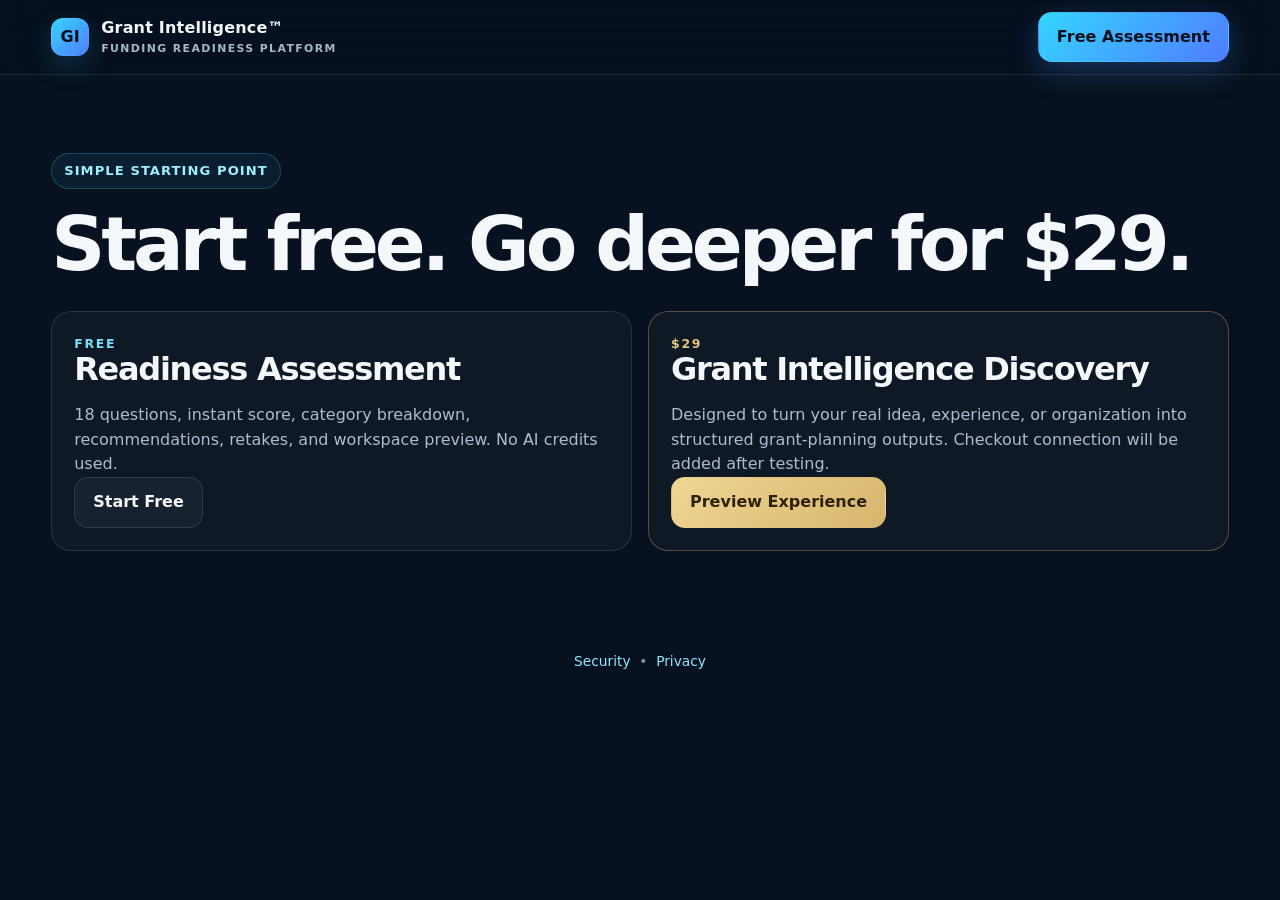
<file: pricing.html>
<!doctype html><html lang="en"><head><meta charset="utf-8"><meta name="viewport" content="width=device-width,initial-scale=1"><title>Pricing — Grant Intelligence™</title>
<style>
:root{
  --bg:#07111f;
  --bg-2:#0b1728;
  --panel:#0f2035;
  --panel-2:#132942;
  --text:#f5f8fb;
  --muted:#a8b7c8;
  --line:rgba(255,255,255,.11);
  --cyan:#34d5ff;
  --blue:#4f7cff;
  --gold:#d7b66d;
  --green:#51d39a;
  --amber:#ffbf5b;
  --red:#ff7d7d;
  --white:#ffffff;
  --ink:#0a1320;
  --surface:#f5f8fc;
  --shadow:0 20px 60px rgba(0,0,0,.28);
  --radius:22px;
}
*{box-sizing:border-box}
html{scroll-behavior:smooth}
body{margin:0;font-family:Inter,ui-sans-serif,system-ui,-apple-system,BlinkMacSystemFont,"Segoe UI",sans-serif;background:var(--bg);color:var(--text);line-height:1.55}
a{color:inherit;text-decoration:none}
button,input,select{font:inherit}
.container{width:min(1180px,92vw);margin:0 auto}
.nav{position:sticky;top:0;z-index:30;background:rgba(7,17,31,.82);backdrop-filter:blur(18px);border-bottom:1px solid var(--line)}
.nav-inner{height:74px;display:flex;align-items:center;justify-content:space-between;gap:18px}
.brand{display:flex;align-items:center;gap:12px;font-weight:800;letter-spacing:.2px}
.brand-mark{width:38px;height:38px;border-radius:12px;background:linear-gradient(135deg,var(--cyan),var(--blue));box-shadow:0 0 0 1px rgba(255,255,255,.08) inset,0 10px 28px rgba(52,213,255,.18);display:grid;place-items:center;color:#03101a;font-weight:900}
.brand small{display:block;color:var(--muted);font-weight:600;font-size:.68rem;letter-spacing:.13em;text-transform:uppercase}
.nav-links{display:flex;gap:24px;color:#c7d4e2;font-size:.95rem}
.nav-actions{display:flex;gap:10px;align-items:center}
.btn{display:inline-flex;align-items:center;justify-content:center;gap:8px;border:1px solid transparent;border-radius:14px;padding:12px 18px;font-weight:750;cursor:pointer;transition:.2s ease;background:none;color:inherit}
.btn:hover{transform:translateY(-1px)}
.btn-primary{background:linear-gradient(135deg,var(--cyan),var(--blue));color:#04111d;box-shadow:0 10px 30px rgba(70,155,255,.25)}
.btn-secondary{border-color:var(--line);background:rgba(255,255,255,.04);color:var(--text)}
.btn-gold{background:linear-gradient(135deg,#f0d594,var(--gold));color:#2d220c}
.hero{padding:88px 0 64px;position:relative;overflow:hidden}
.hero:before{content:"";position:absolute;inset:-30% auto auto 55%;width:620px;height:620px;background:radial-gradient(circle,rgba(52,213,255,.17),transparent 65%);filter:blur(12px);pointer-events:none}
.hero-grid{display:grid;grid-template-columns:1.12fr .88fr;gap:46px;align-items:center}
.eyebrow{display:inline-flex;align-items:center;gap:8px;border:1px solid rgba(52,213,255,.25);background:rgba(52,213,255,.07);color:#9eeeff;border-radius:999px;padding:7px 12px;font-size:.82rem;font-weight:800;text-transform:uppercase;letter-spacing:.08em}
h1{font-size:clamp(3rem,7vw,5.7rem);line-height:.95;margin:20px 0 20px;letter-spacing:-.055em}
h2{font-size:clamp(2rem,4vw,3.5rem);line-height:1.05;letter-spacing:-.04em;margin:0 0 16px}
h3{margin:0 0 10px;font-size:1.2rem}
.lead{font-size:1.16rem;color:#c0cfdd;max-width:720px}
.hero-actions{display:flex;gap:12px;flex-wrap:wrap;margin-top:28px}
.hero-note{margin-top:18px;color:#8fa3b7;font-size:.92rem}
.gradient-text{background:linear-gradient(90deg,#fff,#9feeff 46%,#90a8ff);-webkit-background-clip:text;background-clip:text;color:transparent}
.preview-card{background:linear-gradient(180deg,rgba(255,255,255,.08),rgba(255,255,255,.035));border:1px solid var(--line);border-radius:28px;padding:22px;box-shadow:var(--shadow)}
.preview-top{display:flex;justify-content:space-between;align-items:center;margin-bottom:18px}
.status-dot{width:10px;height:10px;border-radius:50%;background:var(--green);box-shadow:0 0 0 6px rgba(81,211,154,.08)}
.score-ring{width:150px;height:150px;border-radius:50%;display:grid;place-items:center;margin:22px auto;background:conic-gradient(var(--cyan) 0 56%,rgba(255,255,255,.09) 56% 100%);position:relative}
.score-ring:before{content:"";position:absolute;width:118px;height:118px;border-radius:50%;background:#0c1b2e}
.score-ring strong{position:relative;font-size:2.6rem;letter-spacing:-.04em}
.mini-bars{display:grid;gap:12px}
.mini-bar-row{display:grid;grid-template-columns:140px 1fr 42px;align-items:center;gap:12px;font-size:.86rem;color:#b7c5d4}
.bar{height:8px;background:rgba(255,255,255,.08);border-radius:999px;overflow:hidden}.bar span{display:block;height:100%;background:linear-gradient(90deg,var(--cyan),var(--blue));border-radius:999px}
.section{padding:78px 0}
.section.alt{background:#0a1626}
.section-head{max-width:780px;margin-bottom:34px}.section-head p{color:#aab9c8;font-size:1.06rem}
.pillars{display:grid;grid-template-columns:repeat(4,1fr);gap:16px}
.card{border:1px solid var(--line);background:rgba(255,255,255,.035);border-radius:20px;padding:22px}
.card .num{font-size:.78rem;color:#78dff8;font-weight:900;letter-spacing:.14em;text-transform:uppercase}.card p{color:#aebccd;margin-bottom:0}
.journey{display:grid;grid-template-columns:repeat(4,1fr);gap:16px}.journey .card{position:relative;overflow:hidden}.journey .card:after{content:"";position:absolute;left:0;bottom:0;height:3px;width:100%;background:linear-gradient(90deg,var(--cyan),var(--blue))}
.banner{border:1px solid rgba(215,182,109,.25);background:linear-gradient(135deg,rgba(215,182,109,.08),rgba(79,124,255,.06));border-radius:26px;padding:34px;display:flex;justify-content:space-between;gap:28px;align-items:center}
.footer{border-top:1px solid var(--line);padding:32px 0;color:#7f93a7;font-size:.9rem}
.footer-inner{display:flex;justify-content:space-between;gap:20px;flex-wrap:wrap}

/* Assessment */
.assessment-shell{min-height:100vh;background:linear-gradient(180deg,#07111f,#091828 55%,#0a1725)}
.assessment-wrap{width:min(860px,92vw);margin:0 auto;padding:48px 0 80px}
.progress-shell{margin:20px 0 30px}.progress-meta{display:flex;justify-content:space-between;color:#93a7ba;font-size:.9rem;margin-bottom:10px}.progress{height:10px;background:rgba(255,255,255,.08);border-radius:999px;overflow:hidden}.progress span{display:block;height:100%;background:linear-gradient(90deg,var(--cyan),var(--blue));width:0;transition:.3s}
.question-card{border:1px solid var(--line);background:rgba(255,255,255,.045);border-radius:26px;padding:34px;box-shadow:var(--shadow)}
.question-kicker{color:#7cdff7;text-transform:uppercase;letter-spacing:.12em;font-size:.78rem;font-weight:900}.question-title{font-size:1.8rem;line-height:1.2;margin:12px 0 22px}.choices{display:grid;gap:11px}.choice{display:flex;align-items:center;gap:12px;padding:14px 16px;border:1px solid rgba(255,255,255,.10);border-radius:14px;cursor:pointer;background:rgba(255,255,255,.025);transition:.18s}.choice:hover,.choice.selected{border-color:rgba(52,213,255,.55);background:rgba(52,213,255,.08)}.choice input{accent-color:#34d5ff}
.assessment-actions{display:flex;justify-content:space-between;gap:12px;margin-top:22px}
.results{display:none}.results.active{display:block}.result-hero{text-align:center}.result-score{font-size:5.2rem;line-height:1;font-weight:900;letter-spacing:-.06em;background:linear-gradient(90deg,#fff,#63ddff);-webkit-background-clip:text;background-clip:text;color:transparent}.result-label{color:#9db0c2;font-size:1.05rem}
.category-grid{display:grid;grid-template-columns:repeat(2,1fr);gap:14px;margin:28px 0}.category{border:1px solid var(--line);background:rgba(255,255,255,.035);padding:16px;border-radius:16px}.category-head{display:flex;justify-content:space-between;font-weight:750;margin-bottom:10px}.recommendations{display:grid;gap:10px}.rec{border-left:3px solid var(--cyan);background:rgba(255,255,255,.035);padding:14px 16px;border-radius:0 12px 12px 0;color:#c9d6e2}.history{margin-top:24px;border:1px dashed rgba(255,255,255,.14);padding:18px;border-radius:16px;color:#aebccd}

/* Workspace */
.workspace-body{background:#07111f;color:#edf4fb;min-height:100vh}
.workspace{display:grid;grid-template-columns:248px 1fr;min-height:100vh}
.sidebar{background:#081524;border-right:1px solid var(--line);padding:24px 18px;position:sticky;top:0;height:100vh}.side-brand{margin-bottom:26px}.side-nav{display:grid;gap:7px}.side-nav a{padding:11px 12px;border-radius:12px;color:#aab9c9}.side-nav a.active,.side-nav a:hover{background:rgba(52,213,255,.08);color:#dff9ff}.side-bottom{position:absolute;left:18px;right:18px;bottom:24px;border-top:1px solid var(--line);padding-top:16px;color:#7f92a5;font-size:.86rem}
.workspace-main{padding:28px 34px 60px;min-width:0}.workspace-top{display:flex;justify-content:space-between;align-items:center;gap:18px;margin-bottom:26px}.workspace-top h1{font-size:2rem;margin:0;letter-spacing:-.03em}.workspace-top p{margin:3px 0 0;color:#8ea2b5}.badge{padding:8px 11px;border-radius:999px;background:rgba(81,211,154,.09);color:#8ef0bd;border:1px solid rgba(81,211,154,.18);font-size:.82rem;font-weight:800}
.dashboard-grid{display:grid;grid-template-columns:1.5fr .8fr;gap:20px}.panel{border:1px solid var(--line);background:#0d1d30;border-radius:20px;padding:20px}.panel h3{font-size:1rem;color:#c7d4e2}.metric-row{display:grid;grid-template-columns:repeat(3,1fr);gap:12px;margin-bottom:18px}.metric{background:#10233a;border:1px solid var(--line);border-radius:16px;padding:16px}.metric strong{display:block;font-size:1.75rem}.metric span{color:#8fa4b7;font-size:.84rem}.module-list{display:grid;gap:10px}.module{display:grid;grid-template-columns:42px 1fr auto;align-items:center;gap:13px;background:#10233a;border:1px solid var(--line);padding:14px;border-radius:16px}.module-num{width:38px;height:38px;border-radius:12px;background:#0a1728;display:grid;place-items:center;color:#78dff8;font-weight:900}.module-title strong{display:block}.module-title span{font-size:.83rem;color:#89a0b4}.module-actions{display:flex;gap:8px}.small-btn{border:1px solid var(--line);background:rgba(255,255,255,.035);color:#d8e4ef;border-radius:10px;padding:8px 10px;cursor:pointer}.small-btn.primary{border-color:rgba(52,213,255,.28);background:rgba(52,213,255,.09);color:#9af0ff}
.advisor{background:linear-gradient(160deg,#10243b,#0b1b2d);border:1px solid rgba(52,213,255,.18)}.advisor .avatar{width:42px;height:42px;border-radius:14px;background:linear-gradient(135deg,var(--cyan),var(--blue));display:grid;place-items:center;color:#04101a;font-weight:900;margin-bottom:14px}.advisor p{color:#adc0d1}.opportunities{display:grid;gap:10px}.opp{border:1px solid var(--line);background:#10233a;border-radius:14px;padding:14px;display:grid;grid-template-columns:1fr auto;gap:12px;align-items:center}.opp small{color:#8ea3b7}.score-chip{padding:7px 10px;border-radius:999px;background:rgba(81,211,154,.10);color:#93f0be;font-weight:850}
.report-viewer{margin-top:20px;display:none}.report-viewer.active{display:block}.report-content{white-space:pre-wrap;color:#b8c8d7;font-size:.94rem}.locked{opacity:.5}.demo-strip{border:1px solid rgba(215,182,109,.2);background:rgba(215,182,109,.06);padding:12px 14px;border-radius:12px;color:#e8d3a1;font-size:.88rem;margin-bottom:18px}

@media(max-width:980px){.hero-grid,.dashboard-grid{grid-template-columns:1fr}.pillars,.journey{grid-template-columns:repeat(2,1fr)}.nav-links{display:none}.workspace{grid-template-columns:1fr}.sidebar{display:none}.workspace-main{padding:22px}.metric-row{grid-template-columns:1fr 1fr}}
@media(max-width:640px){h1{font-size:2.8rem}.pillars,.journey,.category-grid,.metric-row{grid-template-columns:1fr}.hero{padding-top:54px}.banner{align-items:flex-start;flex-direction:column}.nav-actions .btn-secondary{display:none}.question-card{padding:24px}.module{grid-template-columns:38px 1fr}.module-actions{grid-column:2}.workspace-main{padding:16px}}

</style></head><body><header class="nav"><div class="container nav-inner"><a class="brand" href="index.html"><span class="brand-mark">GI</span><span>Grant Intelligence™<small>Funding readiness platform</small></span></a><div class="nav-actions"><a class="btn btn-primary" href="readiness.html">Free Assessment</a></div></div></header><main class="section"><div class="container"><span class="eyebrow">Simple starting point</span><h1 style="font-size:clamp(2.8rem,6vw,4.7rem)">Start free. Go deeper for $29.</h1><div class="pillars" style="grid-template-columns:repeat(2,1fr);margin-top:30px"><div class="card"><div class="num">Free</div><h2 style="font-size:2rem">Readiness Assessment</h2><p>18 questions, instant score, category breakdown, recommendations, retakes, and workspace preview. No AI credits used.</p><a class="btn btn-secondary" href="readiness.html">Start Free</a></div><div class="card" style="border-color:rgba(215,182,109,.35)"><div class="num" style="color:#e3c67f">$29</div><h2 style="font-size:2rem">Grant Intelligence Discovery</h2><p>Designed to turn your real idea, experience, or organization into structured grant-planning outputs. Checkout connection will be added after testing.</p><a class="btn btn-gold" href="workspace.html">Preview Experience</a></div></div></div></main><div style="text-align:center;padding:22px;color:#7f93a6;font-size:.86rem"><a href="security.html" style="color:#8de9ff;text-decoration:none">Security</a> &nbsp;•&nbsp; <a href="privacy.html" style="color:#8de9ff;text-decoration:none">Privacy</a></div></body></html>
</file>
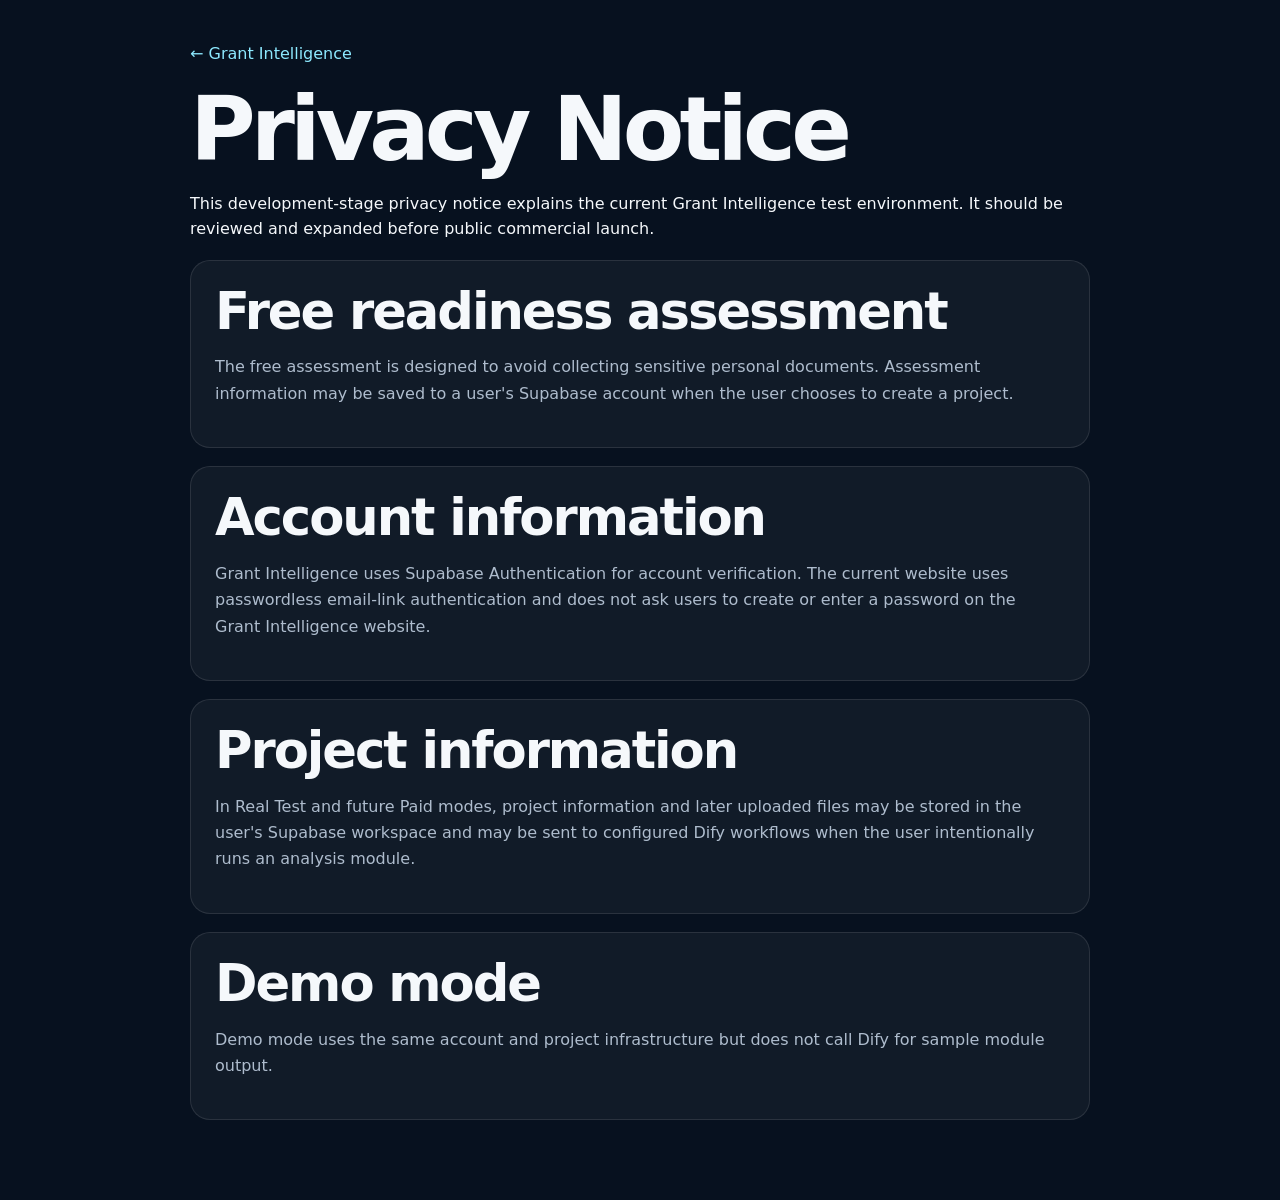
<file: privacy.html>
<!doctype html>
<html lang="en">
<head>
<meta charset="utf-8"><meta name="viewport" content="width=device-width,initial-scale=1">
<title>Privacy Notice — Grant Intelligence™</title>
<link rel="stylesheet" href="styles.css">
<style>
.page{width:min(900px,92vw);margin:42px auto 80px}.box{padding:24px;border-radius:20px;background:rgba(255,255,255,.045);border:1px solid rgba(255,255,255,.1);margin:18px 0}.box h2{margin-top:0}.box p,.box li{color:#aebccd;line-height:1.65}.back{color:#8de9ff;text-decoration:none}
</style></head>
<body><main class="page">
<a class="back" href="index.html">← Grant Intelligence</a>
<h1>Privacy Notice</h1>
<p>This development-stage privacy notice explains the current Grant Intelligence test environment. It should be reviewed and expanded before public commercial launch.</p>
<div class="box"><h2>Free readiness assessment</h2><p>The free assessment is designed to avoid collecting sensitive personal documents. Assessment information may be saved to a user's Supabase account when the user chooses to create a project.</p></div>
<div class="box"><h2>Account information</h2><p>Grant Intelligence uses Supabase Authentication for account verification. The current website uses passwordless email-link authentication and does not ask users to create or enter a password on the Grant Intelligence website.</p></div>
<div class="box"><h2>Project information</h2><p>In Real Test and future Paid modes, project information and later uploaded files may be stored in the user's Supabase workspace and may be sent to configured Dify workflows when the user intentionally runs an analysis module.</p></div>
<div class="box"><h2>Demo mode</h2><p>Demo mode uses the same account and project infrastructure but does not call Dify for sample module output.</p></div>
</main></body></html>
</file>
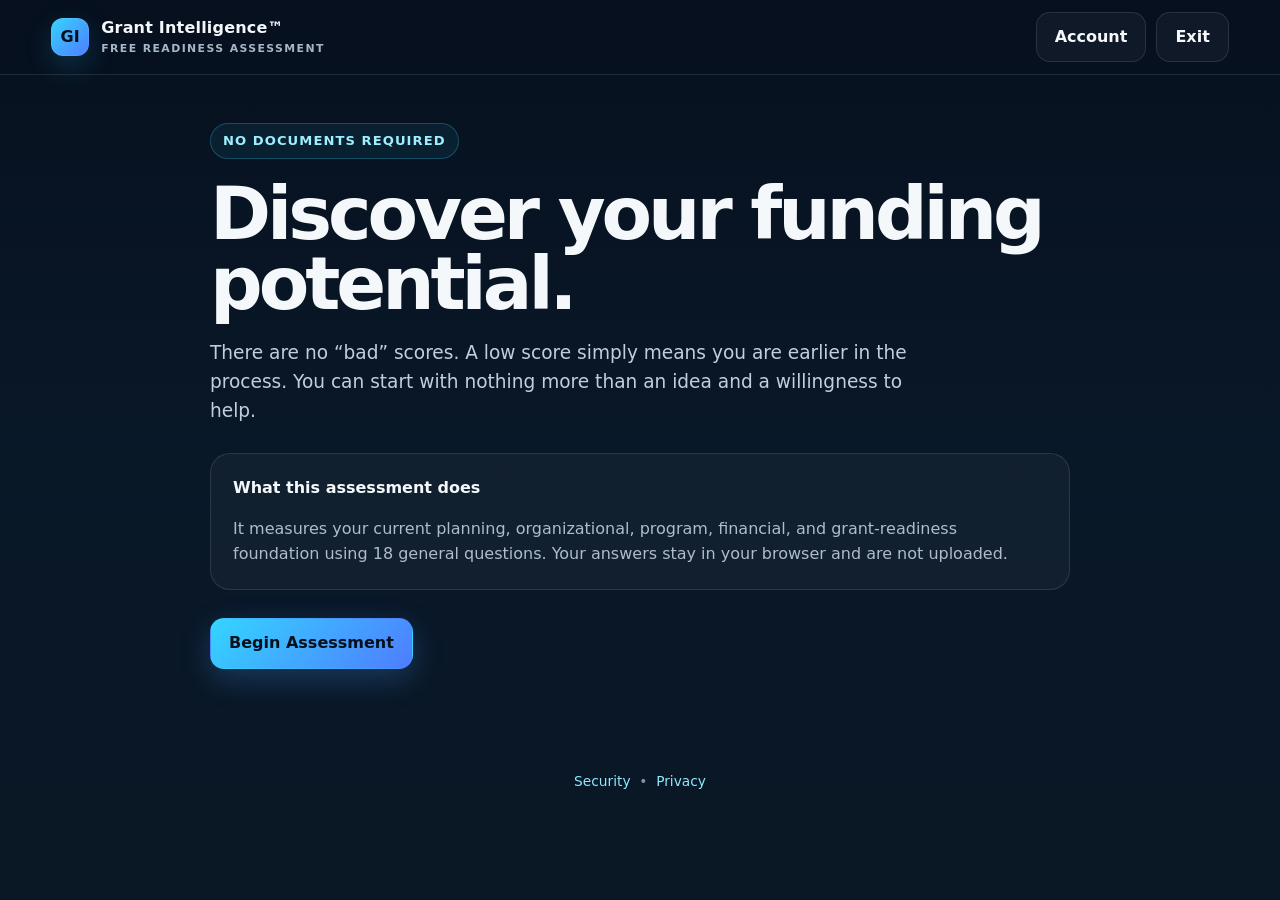
<file: readiness.html>
<!doctype html>
<html lang="en">
<head>
  <meta charset="utf-8" />
  <meta name="viewport" content="width=device-width,initial-scale=1" />
  <title>Free Grant Readiness Assessment — Grant Intelligence™</title>
<style>
:root{
  --bg:#07111f;
  --bg-2:#0b1728;
  --panel:#0f2035;
  --panel-2:#132942;
  --text:#f5f8fb;
  --muted:#a8b7c8;
  --line:rgba(255,255,255,.11);
  --cyan:#34d5ff;
  --blue:#4f7cff;
  --gold:#d7b66d;
  --green:#51d39a;
  --amber:#ffbf5b;
  --red:#ff7d7d;
  --white:#ffffff;
  --ink:#0a1320;
  --surface:#f5f8fc;
  --shadow:0 20px 60px rgba(0,0,0,.28);
  --radius:22px;
}
*{box-sizing:border-box}
html{scroll-behavior:smooth}
body{margin:0;font-family:Inter,ui-sans-serif,system-ui,-apple-system,BlinkMacSystemFont,"Segoe UI",sans-serif;background:var(--bg);color:var(--text);line-height:1.55}
a{color:inherit;text-decoration:none}
button,input,select{font:inherit}
.container{width:min(1180px,92vw);margin:0 auto}
.nav{position:sticky;top:0;z-index:30;background:rgba(7,17,31,.82);backdrop-filter:blur(18px);border-bottom:1px solid var(--line)}
.nav-inner{height:74px;display:flex;align-items:center;justify-content:space-between;gap:18px}
.brand{display:flex;align-items:center;gap:12px;font-weight:800;letter-spacing:.2px}
.brand-mark{width:38px;height:38px;border-radius:12px;background:linear-gradient(135deg,var(--cyan),var(--blue));box-shadow:0 0 0 1px rgba(255,255,255,.08) inset,0 10px 28px rgba(52,213,255,.18);display:grid;place-items:center;color:#03101a;font-weight:900}
.brand small{display:block;color:var(--muted);font-weight:600;font-size:.68rem;letter-spacing:.13em;text-transform:uppercase}
.nav-links{display:flex;gap:24px;color:#c7d4e2;font-size:.95rem}
.nav-actions{display:flex;gap:10px;align-items:center}
.btn{display:inline-flex;align-items:center;justify-content:center;gap:8px;border:1px solid transparent;border-radius:14px;padding:12px 18px;font-weight:750;cursor:pointer;transition:.2s ease;background:none;color:inherit}
.btn:hover{transform:translateY(-1px)}
.btn-primary{background:linear-gradient(135deg,var(--cyan),var(--blue));color:#04111d;box-shadow:0 10px 30px rgba(70,155,255,.25)}
.btn-secondary{border-color:var(--line);background:rgba(255,255,255,.04);color:var(--text)}
.btn-gold{background:linear-gradient(135deg,#f0d594,var(--gold));color:#2d220c}
.hero{padding:88px 0 64px;position:relative;overflow:hidden}
.hero:before{content:"";position:absolute;inset:-30% auto auto 55%;width:620px;height:620px;background:radial-gradient(circle,rgba(52,213,255,.17),transparent 65%);filter:blur(12px);pointer-events:none}
.hero-grid{display:grid;grid-template-columns:1.12fr .88fr;gap:46px;align-items:center}
.eyebrow{display:inline-flex;align-items:center;gap:8px;border:1px solid rgba(52,213,255,.25);background:rgba(52,213,255,.07);color:#9eeeff;border-radius:999px;padding:7px 12px;font-size:.82rem;font-weight:800;text-transform:uppercase;letter-spacing:.08em}
h1{font-size:clamp(3rem,7vw,5.7rem);line-height:.95;margin:20px 0 20px;letter-spacing:-.055em}
h2{font-size:clamp(2rem,4vw,3.5rem);line-height:1.05;letter-spacing:-.04em;margin:0 0 16px}
h3{margin:0 0 10px;font-size:1.2rem}
.lead{font-size:1.16rem;color:#c0cfdd;max-width:720px}
.hero-actions{display:flex;gap:12px;flex-wrap:wrap;margin-top:28px}
.hero-note{margin-top:18px;color:#8fa3b7;font-size:.92rem}
.gradient-text{background:linear-gradient(90deg,#fff,#9feeff 46%,#90a8ff);-webkit-background-clip:text;background-clip:text;color:transparent}
.preview-card{background:linear-gradient(180deg,rgba(255,255,255,.08),rgba(255,255,255,.035));border:1px solid var(--line);border-radius:28px;padding:22px;box-shadow:var(--shadow)}
.preview-top{display:flex;justify-content:space-between;align-items:center;margin-bottom:18px}
.status-dot{width:10px;height:10px;border-radius:50%;background:var(--green);box-shadow:0 0 0 6px rgba(81,211,154,.08)}
.score-ring{width:150px;height:150px;border-radius:50%;display:grid;place-items:center;margin:22px auto;background:conic-gradient(var(--cyan) 0 56%,rgba(255,255,255,.09) 56% 100%);position:relative}
.score-ring:before{content:"";position:absolute;width:118px;height:118px;border-radius:50%;background:#0c1b2e}
.score-ring strong{position:relative;font-size:2.6rem;letter-spacing:-.04em}
.mini-bars{display:grid;gap:12px}
.mini-bar-row{display:grid;grid-template-columns:140px 1fr 42px;align-items:center;gap:12px;font-size:.86rem;color:#b7c5d4}
.bar{height:8px;background:rgba(255,255,255,.08);border-radius:999px;overflow:hidden}.bar span{display:block;height:100%;background:linear-gradient(90deg,var(--cyan),var(--blue));border-radius:999px}
.section{padding:78px 0}
.section.alt{background:#0a1626}
.section-head{max-width:780px;margin-bottom:34px}.section-head p{color:#aab9c8;font-size:1.06rem}
.pillars{display:grid;grid-template-columns:repeat(4,1fr);gap:16px}
.card{border:1px solid var(--line);background:rgba(255,255,255,.035);border-radius:20px;padding:22px}
.card .num{font-size:.78rem;color:#78dff8;font-weight:900;letter-spacing:.14em;text-transform:uppercase}.card p{color:#aebccd;margin-bottom:0}
.journey{display:grid;grid-template-columns:repeat(4,1fr);gap:16px}.journey .card{position:relative;overflow:hidden}.journey .card:after{content:"";position:absolute;left:0;bottom:0;height:3px;width:100%;background:linear-gradient(90deg,var(--cyan),var(--blue))}
.banner{border:1px solid rgba(215,182,109,.25);background:linear-gradient(135deg,rgba(215,182,109,.08),rgba(79,124,255,.06));border-radius:26px;padding:34px;display:flex;justify-content:space-between;gap:28px;align-items:center}
.footer{border-top:1px solid var(--line);padding:32px 0;color:#7f93a7;font-size:.9rem}
.footer-inner{display:flex;justify-content:space-between;gap:20px;flex-wrap:wrap}

/* Assessment */
.assessment-shell{min-height:100vh;background:linear-gradient(180deg,#07111f,#091828 55%,#0a1725)}
.assessment-wrap{width:min(860px,92vw);margin:0 auto;padding:48px 0 80px}
.progress-shell{margin:20px 0 30px}.progress-meta{display:flex;justify-content:space-between;color:#93a7ba;font-size:.9rem;margin-bottom:10px}.progress{height:10px;background:rgba(255,255,255,.08);border-radius:999px;overflow:hidden}.progress span{display:block;height:100%;background:linear-gradient(90deg,var(--cyan),var(--blue));width:0;transition:.3s}
.question-card{border:1px solid var(--line);background:rgba(255,255,255,.045);border-radius:26px;padding:34px;box-shadow:var(--shadow)}
.question-kicker{color:#7cdff7;text-transform:uppercase;letter-spacing:.12em;font-size:.78rem;font-weight:900}.question-title{font-size:1.8rem;line-height:1.2;margin:12px 0 22px}.choices{display:grid;gap:11px}.choice{display:flex;align-items:center;gap:12px;padding:14px 16px;border:1px solid rgba(255,255,255,.10);border-radius:14px;cursor:pointer;background:rgba(255,255,255,.025);transition:.18s}.choice:hover,.choice.selected{border-color:rgba(52,213,255,.55);background:rgba(52,213,255,.08)}.choice input{accent-color:#34d5ff}
.assessment-actions{display:flex;justify-content:space-between;gap:12px;margin-top:22px}
.results{display:none}.results.active{display:block}.result-hero{text-align:center}.result-score{font-size:5.2rem;line-height:1;font-weight:900;letter-spacing:-.06em;background:linear-gradient(90deg,#fff,#63ddff);-webkit-background-clip:text;background-clip:text;color:transparent}.result-label{color:#9db0c2;font-size:1.05rem}
.category-grid{display:grid;grid-template-columns:repeat(2,1fr);gap:14px;margin:28px 0}.category{border:1px solid var(--line);background:rgba(255,255,255,.035);padding:16px;border-radius:16px}.category-head{display:flex;justify-content:space-between;font-weight:750;margin-bottom:10px}.recommendations{display:grid;gap:10px}.rec{border-left:3px solid var(--cyan);background:rgba(255,255,255,.035);padding:14px 16px;border-radius:0 12px 12px 0;color:#c9d6e2}.history{margin-top:24px;border:1px dashed rgba(255,255,255,.14);padding:18px;border-radius:16px;color:#aebccd}

/* Workspace */
.workspace-body{background:#07111f;color:#edf4fb;min-height:100vh}
.workspace{display:grid;grid-template-columns:248px 1fr;min-height:100vh}
.sidebar{background:#081524;border-right:1px solid var(--line);padding:24px 18px;position:sticky;top:0;height:100vh}.side-brand{margin-bottom:26px}.side-nav{display:grid;gap:7px}.side-nav a{padding:11px 12px;border-radius:12px;color:#aab9c9}.side-nav a.active,.side-nav a:hover{background:rgba(52,213,255,.08);color:#dff9ff}.side-bottom{position:absolute;left:18px;right:18px;bottom:24px;border-top:1px solid var(--line);padding-top:16px;color:#7f92a5;font-size:.86rem}
.workspace-main{padding:28px 34px 60px;min-width:0}.workspace-top{display:flex;justify-content:space-between;align-items:center;gap:18px;margin-bottom:26px}.workspace-top h1{font-size:2rem;margin:0;letter-spacing:-.03em}.workspace-top p{margin:3px 0 0;color:#8ea2b5}.badge{padding:8px 11px;border-radius:999px;background:rgba(81,211,154,.09);color:#8ef0bd;border:1px solid rgba(81,211,154,.18);font-size:.82rem;font-weight:800}
.dashboard-grid{display:grid;grid-template-columns:1.5fr .8fr;gap:20px}.panel{border:1px solid var(--line);background:#0d1d30;border-radius:20px;padding:20px}.panel h3{font-size:1rem;color:#c7d4e2}.metric-row{display:grid;grid-template-columns:repeat(3,1fr);gap:12px;margin-bottom:18px}.metric{background:#10233a;border:1px solid var(--line);border-radius:16px;padding:16px}.metric strong{display:block;font-size:1.75rem}.metric span{color:#8fa4b7;font-size:.84rem}.module-list{display:grid;gap:10px}.module{display:grid;grid-template-columns:42px 1fr auto;align-items:center;gap:13px;background:#10233a;border:1px solid var(--line);padding:14px;border-radius:16px}.module-num{width:38px;height:38px;border-radius:12px;background:#0a1728;display:grid;place-items:center;color:#78dff8;font-weight:900}.module-title strong{display:block}.module-title span{font-size:.83rem;color:#89a0b4}.module-actions{display:flex;gap:8px}.small-btn{border:1px solid var(--line);background:rgba(255,255,255,.035);color:#d8e4ef;border-radius:10px;padding:8px 10px;cursor:pointer}.small-btn.primary{border-color:rgba(52,213,255,.28);background:rgba(52,213,255,.09);color:#9af0ff}
.advisor{background:linear-gradient(160deg,#10243b,#0b1b2d);border:1px solid rgba(52,213,255,.18)}.advisor .avatar{width:42px;height:42px;border-radius:14px;background:linear-gradient(135deg,var(--cyan),var(--blue));display:grid;place-items:center;color:#04101a;font-weight:900;margin-bottom:14px}.advisor p{color:#adc0d1}.opportunities{display:grid;gap:10px}.opp{border:1px solid var(--line);background:#10233a;border-radius:14px;padding:14px;display:grid;grid-template-columns:1fr auto;gap:12px;align-items:center}.opp small{color:#8ea3b7}.score-chip{padding:7px 10px;border-radius:999px;background:rgba(81,211,154,.10);color:#93f0be;font-weight:850}
.report-viewer{margin-top:20px;display:none}.report-viewer.active{display:block}.report-content{white-space:pre-wrap;color:#b8c8d7;font-size:.94rem}.locked{opacity:.5}.demo-strip{border:1px solid rgba(215,182,109,.2);background:rgba(215,182,109,.06);padding:12px 14px;border-radius:12px;color:#e8d3a1;font-size:.88rem;margin-bottom:18px}

@media(max-width:980px){.hero-grid,.dashboard-grid{grid-template-columns:1fr}.pillars,.journey{grid-template-columns:repeat(2,1fr)}.nav-links{display:none}.workspace{grid-template-columns:1fr}.sidebar{display:none}.workspace-main{padding:22px}.metric-row{grid-template-columns:1fr 1fr}}
@media(max-width:640px){h1{font-size:2.8rem}.pillars,.journey,.category-grid,.metric-row{grid-template-columns:1fr}.hero{padding-top:54px}.banner{align-items:flex-start;flex-direction:column}.nav-actions .btn-secondary{display:none}.question-card{padding:24px}.module{grid-template-columns:38px 1fr}.module-actions{grid-column:2}.workspace-main{padding:16px}}

</style>
</head>
<body class="assessment-shell">
  <header class="nav"><div class="container nav-inner"><a class="brand" href="index.html"><span class="brand-mark">GI</span><span>Grant Intelligence™<small>Free readiness assessment</small></span></a><div class="nav-actions"><a class="btn btn-secondary" href="auth.html">Account</a><a class="btn btn-secondary" href="index.html">Exit</a></div></div></header>
  <main class="assessment-wrap">
    <section id="assessmentIntro">
      <span class="eyebrow">No documents required</span>
      <h1 style="font-size:clamp(2.8rem,7vw,4.6rem)">Discover your funding potential.</h1>
      <p class="lead">There are no “bad” scores. A low score simply means you are earlier in the process. You can start with nothing more than an idea and a willingness to help.</p>
      <div class="card" style="margin:28px 0"><strong>What this assessment does</strong><p>It measures your current planning, organizational, program, financial, and grant-readiness foundation using 18 general questions. Your answers stay in your browser and are not uploaded.</p></div>
      <button class="btn btn-primary" id="startAssessment">Begin Assessment</button>
    </section>

    <section id="assessmentPanel" style="display:none">
      <div class="progress-shell"><div class="progress-meta"><span id="questionCount">Question 1 of 18</span><span id="progressPct">6%</span></div><div class="progress"><span id="progressBar"></span></div></div>
      <div class="question-card">
        <div class="question-kicker" id="questionCategory">Foundation</div>
        <div class="question-title" id="questionTitle"></div>
        <div class="choices" id="choices"></div>
        <div class="assessment-actions"><button class="btn btn-secondary" id="prevBtn">Back</button><button class="btn btn-primary" id="nextBtn">Next</button></div>
      </div>
    </section>

    <section class="results" id="resultsPanel">
      <div class="result-hero">
        <span class="eyebrow">Your result</span>
        <h2 style="margin-top:18px">Grant Intelligence™ Readiness Index</h2>
        <div class="result-score" id="finalScore">0</div>
        <div class="result-label" id="readinessLabel">Starting Point</div>
      </div>
      <div class="category-grid" id="categoryGrid"></div>
      <div class="question-card" style="margin-top:18px">
        <h3>Your next best moves</h3>
        <div class="recommendations" id="recommendations"></div>
      </div>
      <div class="history" id="historyBox"></div>
      <div class="banner" style="margin-top:24px"><div><span class="eyebrow">Ready for the next phase?</span><h2 style="font-size:2rem;margin-top:10px">Unlock the $29 Grant Intelligence™ intake.</h2><p style="color:#b7c6d5;margin-bottom:0">For testing, use a complimentary access code instead of paying. Your assessment score will carry into Module 00 on this device.</p></div><a class="btn btn-gold" href="unlock.html">Continue to Access</a></div>
      <div style="display:flex;justify-content:center;gap:10px;margin-top:20px;flex-wrap:wrap"><button class="btn btn-secondary" id="retakeBtn">Retake Assessment</button><a class="btn btn-secondary" href="index.html">Return Home</a></div>
    </section>
  </main>
  <script src="readiness.js"></script>
<div style="text-align:center;padding:22px;color:#7f93a6;font-size:.86rem"><a href="security.html" style="color:#8de9ff;text-decoration:none">Security</a> &nbsp;•&nbsp; <a href="privacy.html" style="color:#8de9ff;text-decoration:none">Privacy</a></div></body>
</html>
</file>
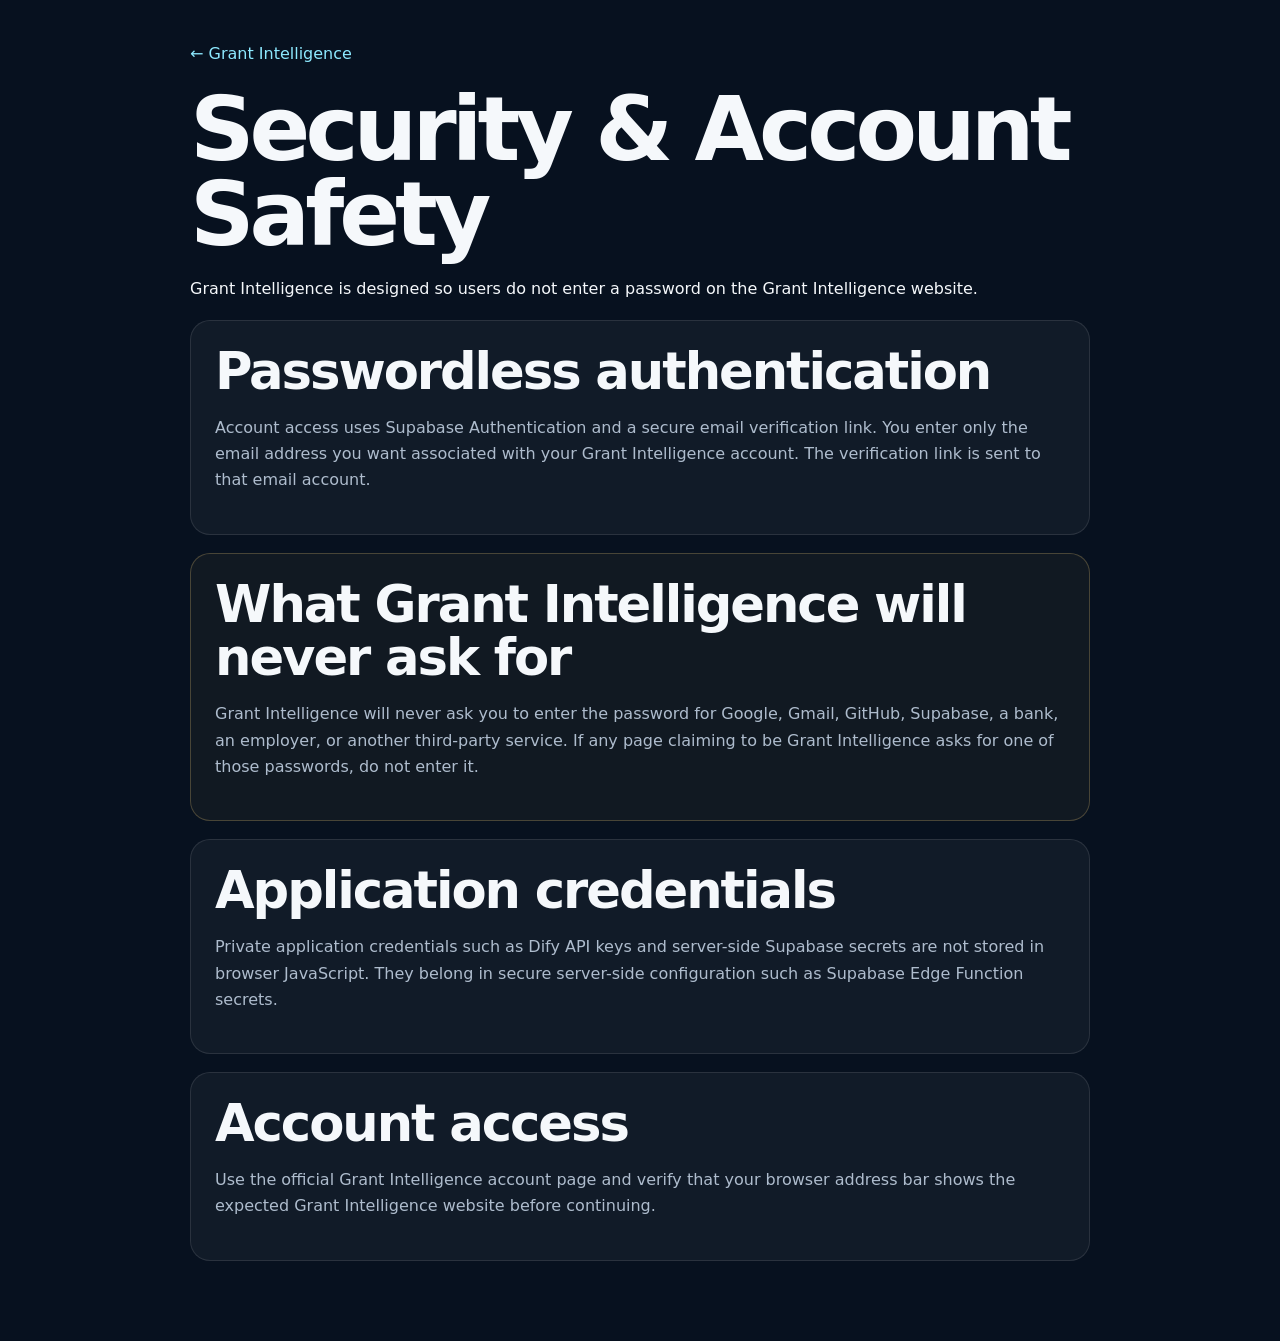
<file: security.html>
<!doctype html>
<html lang="en">
<head>
<meta charset="utf-8"><meta name="viewport" content="width=device-width,initial-scale=1">
<title>Security & Account Safety — Grant Intelligence™</title>
<link rel="stylesheet" href="styles.css">
<style>
.page{width:min(900px,92vw);margin:42px auto 80px}.box{padding:24px;border-radius:20px;background:rgba(255,255,255,.045);border:1px solid rgba(255,255,255,.1);margin:18px 0}.box h2{margin-top:0}.box p,.box li{color:#aebccd;line-height:1.65}.back{color:#8de9ff;text-decoration:none}.warn{border-color:rgba(215,182,109,.28);background:rgba(215,182,109,.05)}
</style></head>
<body><main class="page">
<a class="back" href="index.html">← Grant Intelligence</a>
<h1>Security & Account Safety</h1>
<p>Grant Intelligence is designed so users do not enter a password on the Grant Intelligence website.</p>
<div class="box"><h2>Passwordless authentication</h2><p>Account access uses Supabase Authentication and a secure email verification link. You enter only the email address you want associated with your Grant Intelligence account. The verification link is sent to that email account.</p></div>
<div class="box warn"><h2>What Grant Intelligence will never ask for</h2><p>Grant Intelligence will never ask you to enter the password for Google, Gmail, GitHub, Supabase, a bank, an employer, or another third-party service. If any page claiming to be Grant Intelligence asks for one of those passwords, do not enter it.</p></div>
<div class="box"><h2>Application credentials</h2><p>Private application credentials such as Dify API keys and server-side Supabase secrets are not stored in browser JavaScript. They belong in secure server-side configuration such as Supabase Edge Function secrets.</p></div>
<div class="box"><h2>Account access</h2><p>Use the official Grant Intelligence account page and verify that your browser address bar shows the expected Grant Intelligence website before continuing.</p></div>
</main></body></html>
</file>
<file: styles.css>
:root{
  --bg:#07111f;
  --bg-2:#0b1728;
  --panel:#0f2035;
  --panel-2:#132942;
  --text:#f5f8fb;
  --muted:#a8b7c8;
  --line:rgba(255,255,255,.11);
  --cyan:#34d5ff;
  --blue:#4f7cff;
  --gold:#d7b66d;
  --green:#51d39a;
  --amber:#ffbf5b;
  --red:#ff7d7d;
  --white:#ffffff;
  --ink:#0a1320;
  --surface:#f5f8fc;
  --shadow:0 20px 60px rgba(0,0,0,.28);
  --radius:22px;
}
*{box-sizing:border-box}
html{scroll-behavior:smooth}
body{margin:0;font-family:Inter,ui-sans-serif,system-ui,-apple-system,BlinkMacSystemFont,"Segoe UI",sans-serif;background:var(--bg);color:var(--text);line-height:1.55}
a{color:inherit;text-decoration:none}
button,input,select{font:inherit}
.container{width:min(1180px,92vw);margin:0 auto}
.nav{position:sticky;top:0;z-index:30;background:rgba(7,17,31,.82);backdrop-filter:blur(18px);border-bottom:1px solid var(--line)}
.nav-inner{height:74px;display:flex;align-items:center;justify-content:space-between;gap:18px}
.brand{display:flex;align-items:center;gap:12px;font-weight:800;letter-spacing:.2px}
.brand-mark{width:38px;height:38px;border-radius:12px;background:linear-gradient(135deg,var(--cyan),var(--blue));box-shadow:0 0 0 1px rgba(255,255,255,.08) inset,0 10px 28px rgba(52,213,255,.18);display:grid;place-items:center;color:#03101a;font-weight:900}
.brand small{display:block;color:var(--muted);font-weight:600;font-size:.68rem;letter-spacing:.13em;text-transform:uppercase}
.nav-links{display:flex;gap:24px;color:#c7d4e2;font-size:.95rem}
.nav-actions{display:flex;gap:10px;align-items:center}
.btn{display:inline-flex;align-items:center;justify-content:center;gap:8px;border:1px solid transparent;border-radius:14px;padding:12px 18px;font-weight:750;cursor:pointer;transition:.2s ease;background:none;color:inherit}
.btn:hover{transform:translateY(-1px)}
.btn-primary{background:linear-gradient(135deg,var(--cyan),var(--blue));color:#04111d;box-shadow:0 10px 30px rgba(70,155,255,.25)}
.btn-secondary{border-color:var(--line);background:rgba(255,255,255,.04);color:var(--text)}
.btn-gold{background:linear-gradient(135deg,#f0d594,var(--gold));color:#2d220c}
.hero{padding:88px 0 64px;position:relative;overflow:hidden}
.hero:before{content:"";position:absolute;inset:-30% auto auto 55%;width:620px;height:620px;background:radial-gradient(circle,rgba(52,213,255,.17),transparent 65%);filter:blur(12px);pointer-events:none}
.hero-grid{display:grid;grid-template-columns:1.12fr .88fr;gap:46px;align-items:center}
.eyebrow{display:inline-flex;align-items:center;gap:8px;border:1px solid rgba(52,213,255,.25);background:rgba(52,213,255,.07);color:#9eeeff;border-radius:999px;padding:7px 12px;font-size:.82rem;font-weight:800;text-transform:uppercase;letter-spacing:.08em}
h1{font-size:clamp(3rem,7vw,5.7rem);line-height:.95;margin:20px 0 20px;letter-spacing:-.055em}
h2{font-size:clamp(2rem,4vw,3.5rem);line-height:1.05;letter-spacing:-.04em;margin:0 0 16px}
h3{margin:0 0 10px;font-size:1.2rem}
.lead{font-size:1.16rem;color:#c0cfdd;max-width:720px}
.hero-actions{display:flex;gap:12px;flex-wrap:wrap;margin-top:28px}
.hero-note{margin-top:18px;color:#8fa3b7;font-size:.92rem}
.gradient-text{background:linear-gradient(90deg,#fff,#9feeff 46%,#90a8ff);-webkit-background-clip:text;background-clip:text;color:transparent}
.preview-card{background:linear-gradient(180deg,rgba(255,255,255,.08),rgba(255,255,255,.035));border:1px solid var(--line);border-radius:28px;padding:22px;box-shadow:var(--shadow)}
.preview-top{display:flex;justify-content:space-between;align-items:center;margin-bottom:18px}
.status-dot{width:10px;height:10px;border-radius:50%;background:var(--green);box-shadow:0 0 0 6px rgba(81,211,154,.08)}
.score-ring{width:150px;height:150px;border-radius:50%;display:grid;place-items:center;margin:22px auto;background:conic-gradient(var(--cyan) 0 56%,rgba(255,255,255,.09) 56% 100%);position:relative}
.score-ring:before{content:"";position:absolute;width:118px;height:118px;border-radius:50%;background:#0c1b2e}
.score-ring strong{position:relative;font-size:2.6rem;letter-spacing:-.04em}
.mini-bars{display:grid;gap:12px}
.mini-bar-row{display:grid;grid-template-columns:140px 1fr 42px;align-items:center;gap:12px;font-size:.86rem;color:#b7c5d4}
.bar{height:8px;background:rgba(255,255,255,.08);border-radius:999px;overflow:hidden}.bar span{display:block;height:100%;background:linear-gradient(90deg,var(--cyan),var(--blue));border-radius:999px}
.section{padding:78px 0}
.section.alt{background:#0a1626}
.section-head{max-width:780px;margin-bottom:34px}.section-head p{color:#aab9c8;font-size:1.06rem}
.pillars{display:grid;grid-template-columns:repeat(4,1fr);gap:16px}
.card{border:1px solid var(--line);background:rgba(255,255,255,.035);border-radius:20px;padding:22px}
.card .num{font-size:.78rem;color:#78dff8;font-weight:900;letter-spacing:.14em;text-transform:uppercase}.card p{color:#aebccd;margin-bottom:0}
.journey{display:grid;grid-template-columns:repeat(4,1fr);gap:16px}.journey .card{position:relative;overflow:hidden}.journey .card:after{content:"";position:absolute;left:0;bottom:0;height:3px;width:100%;background:linear-gradient(90deg,var(--cyan),var(--blue))}
.banner{border:1px solid rgba(215,182,109,.25);background:linear-gradient(135deg,rgba(215,182,109,.08),rgba(79,124,255,.06));border-radius:26px;padding:34px;display:flex;justify-content:space-between;gap:28px;align-items:center}
.footer{border-top:1px solid var(--line);padding:32px 0;color:#7f93a7;font-size:.9rem}
.footer-inner{display:flex;justify-content:space-between;gap:20px;flex-wrap:wrap}

/* Assessment */
.assessment-shell{min-height:100vh;background:linear-gradient(180deg,#07111f,#091828 55%,#0a1725)}
.assessment-wrap{width:min(860px,92vw);margin:0 auto;padding:48px 0 80px}
.progress-shell{margin:20px 0 30px}.progress-meta{display:flex;justify-content:space-between;color:#93a7ba;font-size:.9rem;margin-bottom:10px}.progress{height:10px;background:rgba(255,255,255,.08);border-radius:999px;overflow:hidden}.progress span{display:block;height:100%;background:linear-gradient(90deg,var(--cyan),var(--blue));width:0;transition:.3s}
.question-card{border:1px solid var(--line);background:rgba(255,255,255,.045);border-radius:26px;padding:34px;box-shadow:var(--shadow)}
.question-kicker{color:#7cdff7;text-transform:uppercase;letter-spacing:.12em;font-size:.78rem;font-weight:900}.question-title{font-size:1.8rem;line-height:1.2;margin:12px 0 22px}.choices{display:grid;gap:11px}.choice{display:flex;align-items:center;gap:12px;padding:14px 16px;border:1px solid rgba(255,255,255,.10);border-radius:14px;cursor:pointer;background:rgba(255,255,255,.025);transition:.18s}.choice:hover,.choice.selected{border-color:rgba(52,213,255,.55);background:rgba(52,213,255,.08)}.choice input{accent-color:#34d5ff}
.assessment-actions{display:flex;justify-content:space-between;gap:12px;margin-top:22px}
.results{display:none}.results.active{display:block}.result-hero{text-align:center}.result-score{font-size:5.2rem;line-height:1;font-weight:900;letter-spacing:-.06em;background:linear-gradient(90deg,#fff,#63ddff);-webkit-background-clip:text;background-clip:text;color:transparent}.result-label{color:#9db0c2;font-size:1.05rem}
.category-grid{display:grid;grid-template-columns:repeat(2,1fr);gap:14px;margin:28px 0}.category{border:1px solid var(--line);background:rgba(255,255,255,.035);padding:16px;border-radius:16px}.category-head{display:flex;justify-content:space-between;font-weight:750;margin-bottom:10px}.recommendations{display:grid;gap:10px}.rec{border-left:3px solid var(--cyan);background:rgba(255,255,255,.035);padding:14px 16px;border-radius:0 12px 12px 0;color:#c9d6e2}.history{margin-top:24px;border:1px dashed rgba(255,255,255,.14);padding:18px;border-radius:16px;color:#aebccd}

/* Workspace */
.workspace-body{background:#07111f;color:#edf4fb;min-height:100vh}
.workspace{display:grid;grid-template-columns:248px 1fr;min-height:100vh}
.sidebar{background:#081524;border-right:1px solid var(--line);padding:24px 18px;position:sticky;top:0;height:100vh}.side-brand{margin-bottom:26px}.side-nav{display:grid;gap:7px}.side-nav a{padding:11px 12px;border-radius:12px;color:#aab9c9}.side-nav a.active,.side-nav a:hover{background:rgba(52,213,255,.08);color:#dff9ff}.side-bottom{position:absolute;left:18px;right:18px;bottom:24px;border-top:1px solid var(--line);padding-top:16px;color:#7f92a5;font-size:.86rem}
.workspace-main{padding:28px 34px 60px;min-width:0}.workspace-top{display:flex;justify-content:space-between;align-items:center;gap:18px;margin-bottom:26px}.workspace-top h1{font-size:2rem;margin:0;letter-spacing:-.03em}.workspace-top p{margin:3px 0 0;color:#8ea2b5}.badge{padding:8px 11px;border-radius:999px;background:rgba(81,211,154,.09);color:#8ef0bd;border:1px solid rgba(81,211,154,.18);font-size:.82rem;font-weight:800}
.dashboard-grid{display:grid;grid-template-columns:1.5fr .8fr;gap:20px}.panel{border:1px solid var(--line);background:#0d1d30;border-radius:20px;padding:20px}.panel h3{font-size:1rem;color:#c7d4e2}.metric-row{display:grid;grid-template-columns:repeat(3,1fr);gap:12px;margin-bottom:18px}.metric{background:#10233a;border:1px solid var(--line);border-radius:16px;padding:16px}.metric strong{display:block;font-size:1.75rem}.metric span{color:#8fa4b7;font-size:.84rem}.module-list{display:grid;gap:10px}.module{display:grid;grid-template-columns:42px 1fr auto;align-items:center;gap:13px;background:#10233a;border:1px solid var(--line);padding:14px;border-radius:16px}.module-num{width:38px;height:38px;border-radius:12px;background:#0a1728;display:grid;place-items:center;color:#78dff8;font-weight:900}.module-title strong{display:block}.module-title span{font-size:.83rem;color:#89a0b4}.module-actions{display:flex;gap:8px}.small-btn{border:1px solid var(--line);background:rgba(255,255,255,.035);color:#d8e4ef;border-radius:10px;padding:8px 10px;cursor:pointer}.small-btn.primary{border-color:rgba(52,213,255,.28);background:rgba(52,213,255,.09);color:#9af0ff}
.advisor{background:linear-gradient(160deg,#10243b,#0b1b2d);border:1px solid rgba(52,213,255,.18)}.advisor .avatar{width:42px;height:42px;border-radius:14px;background:linear-gradient(135deg,var(--cyan),var(--blue));display:grid;place-items:center;color:#04101a;font-weight:900;margin-bottom:14px}.advisor p{color:#adc0d1}.opportunities{display:grid;gap:10px}.opp{border:1px solid var(--line);background:#10233a;border-radius:14px;padding:14px;display:grid;grid-template-columns:1fr auto;gap:12px;align-items:center}.opp small{color:#8ea3b7}.score-chip{padding:7px 10px;border-radius:999px;background:rgba(81,211,154,.10);color:#93f0be;font-weight:850}
.report-viewer{margin-top:20px;display:none}.report-viewer.active{display:block}.report-content{white-space:pre-wrap;color:#b8c8d7;font-size:.94rem}.locked{opacity:.5}.demo-strip{border:1px solid rgba(215,182,109,.2);background:rgba(215,182,109,.06);padding:12px 14px;border-radius:12px;color:#e8d3a1;font-size:.88rem;margin-bottom:18px}

@media(max-width:980px){.hero-grid,.dashboard-grid{grid-template-columns:1fr}.pillars,.journey{grid-template-columns:repeat(2,1fr)}.nav-links{display:none}.workspace{grid-template-columns:1fr}.sidebar{display:none}.workspace-main{padding:22px}.metric-row{grid-template-columns:1fr 1fr}}
@media(max-width:640px){h1{font-size:2.8rem}.pillars,.journey,.category-grid,.metric-row{grid-template-columns:1fr}.hero{padding-top:54px}.banner{align-items:flex-start;flex-direction:column}.nav-actions .btn-secondary{display:none}.question-card{padding:24px}.module{grid-template-columns:38px 1fr}.module-actions{grid-column:2}.workspace-main{padding:16px}}
</file>
